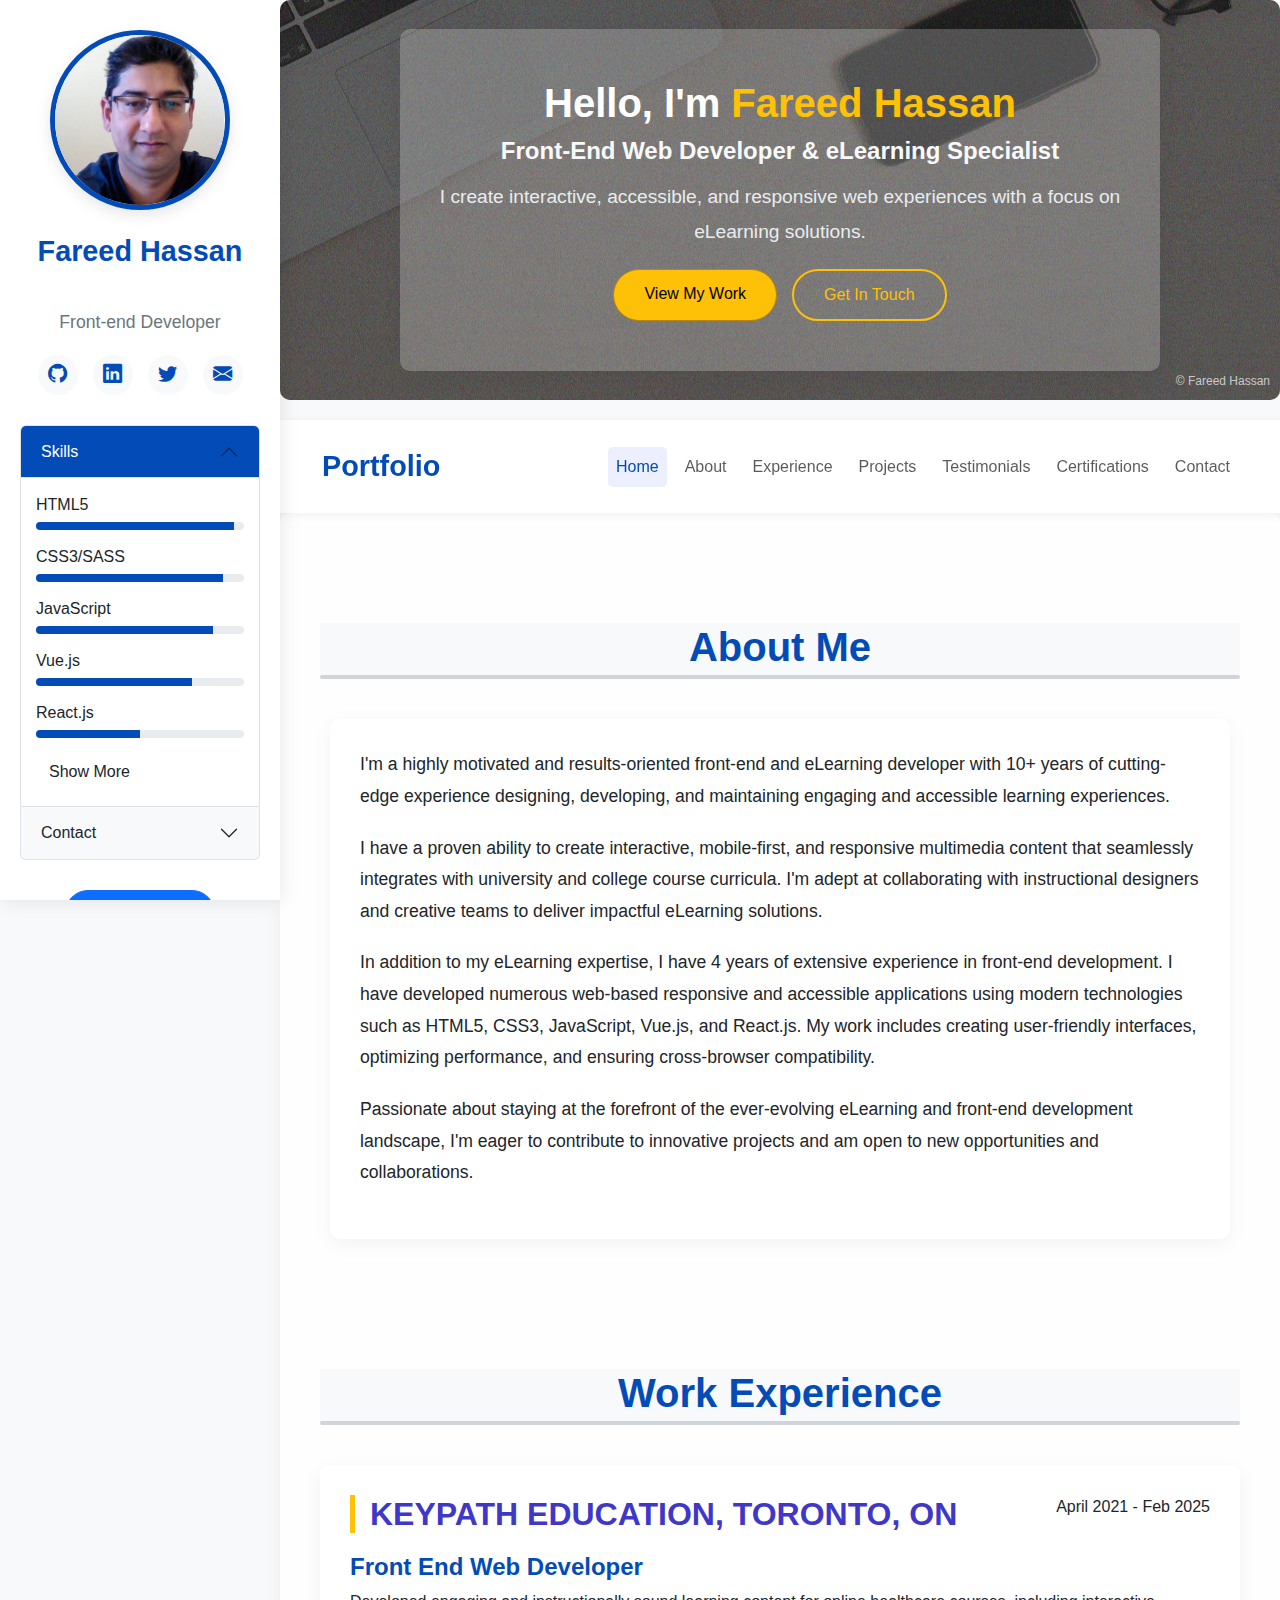
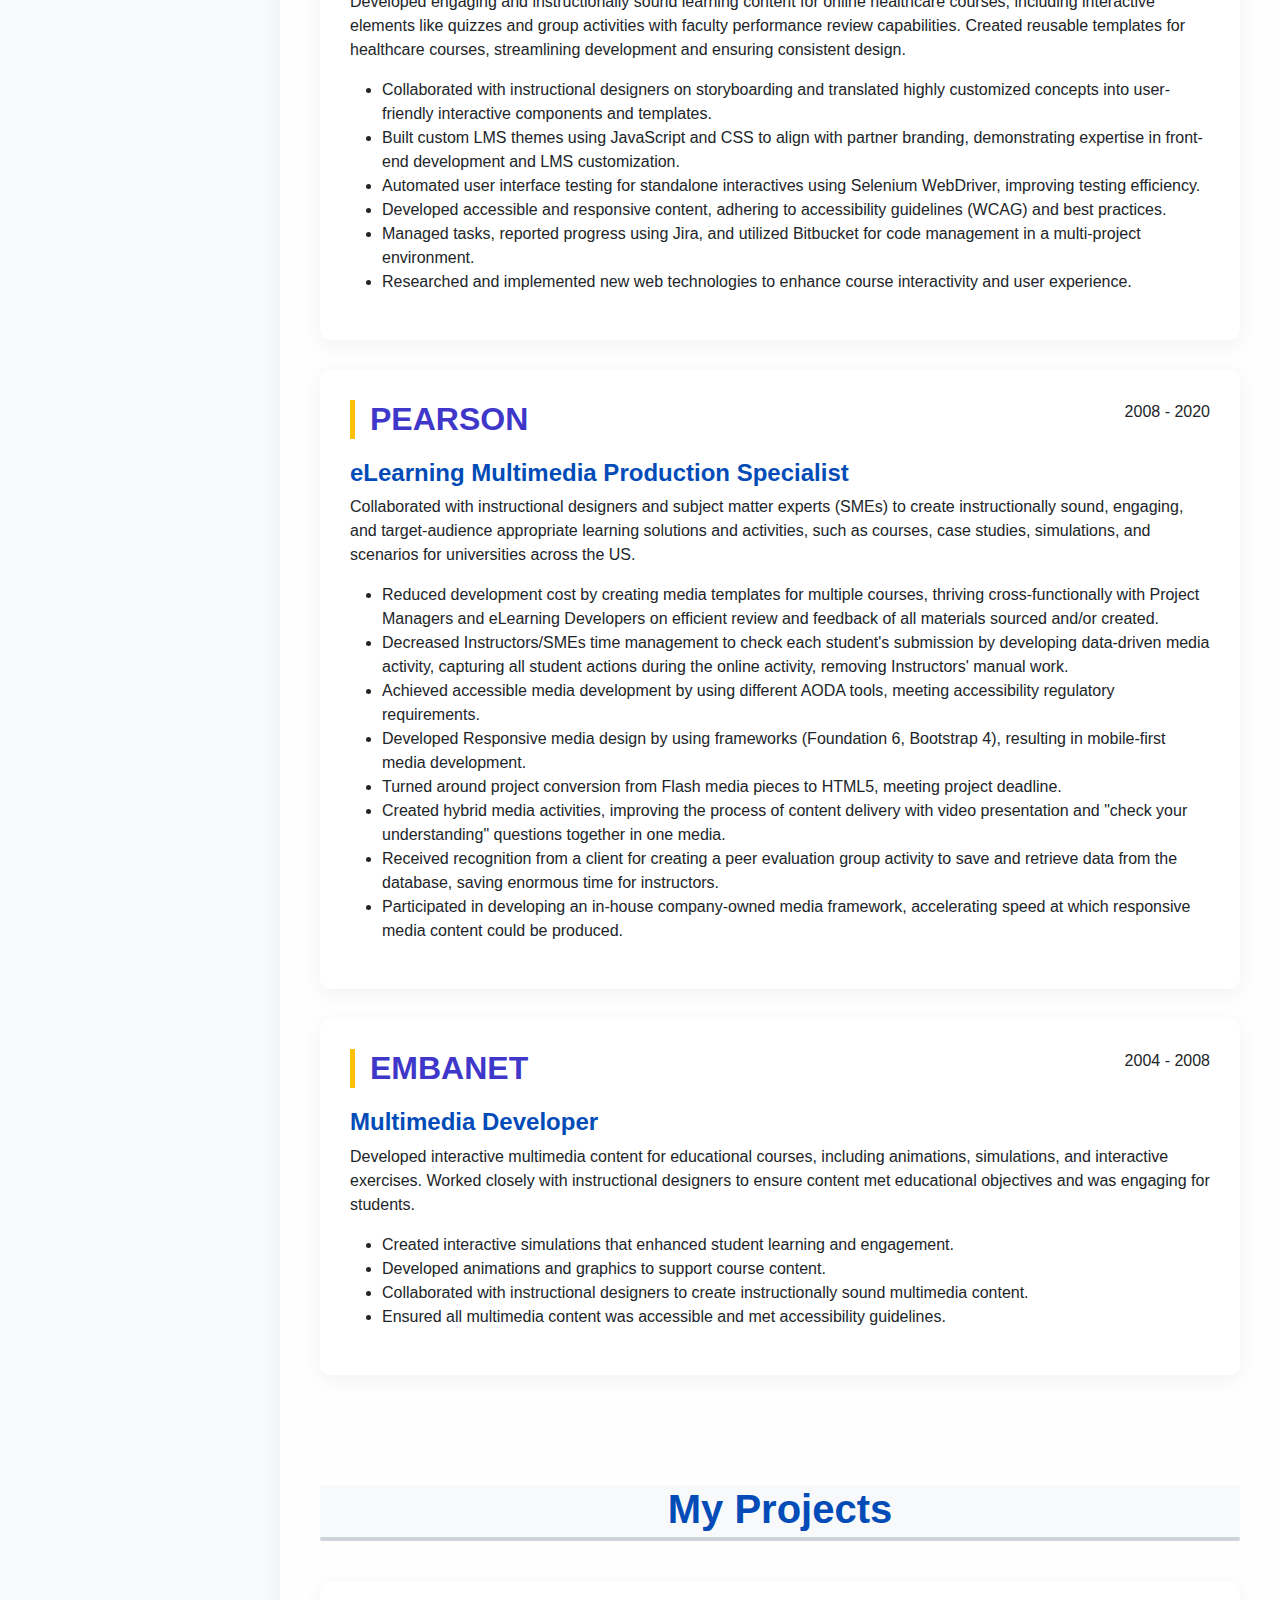
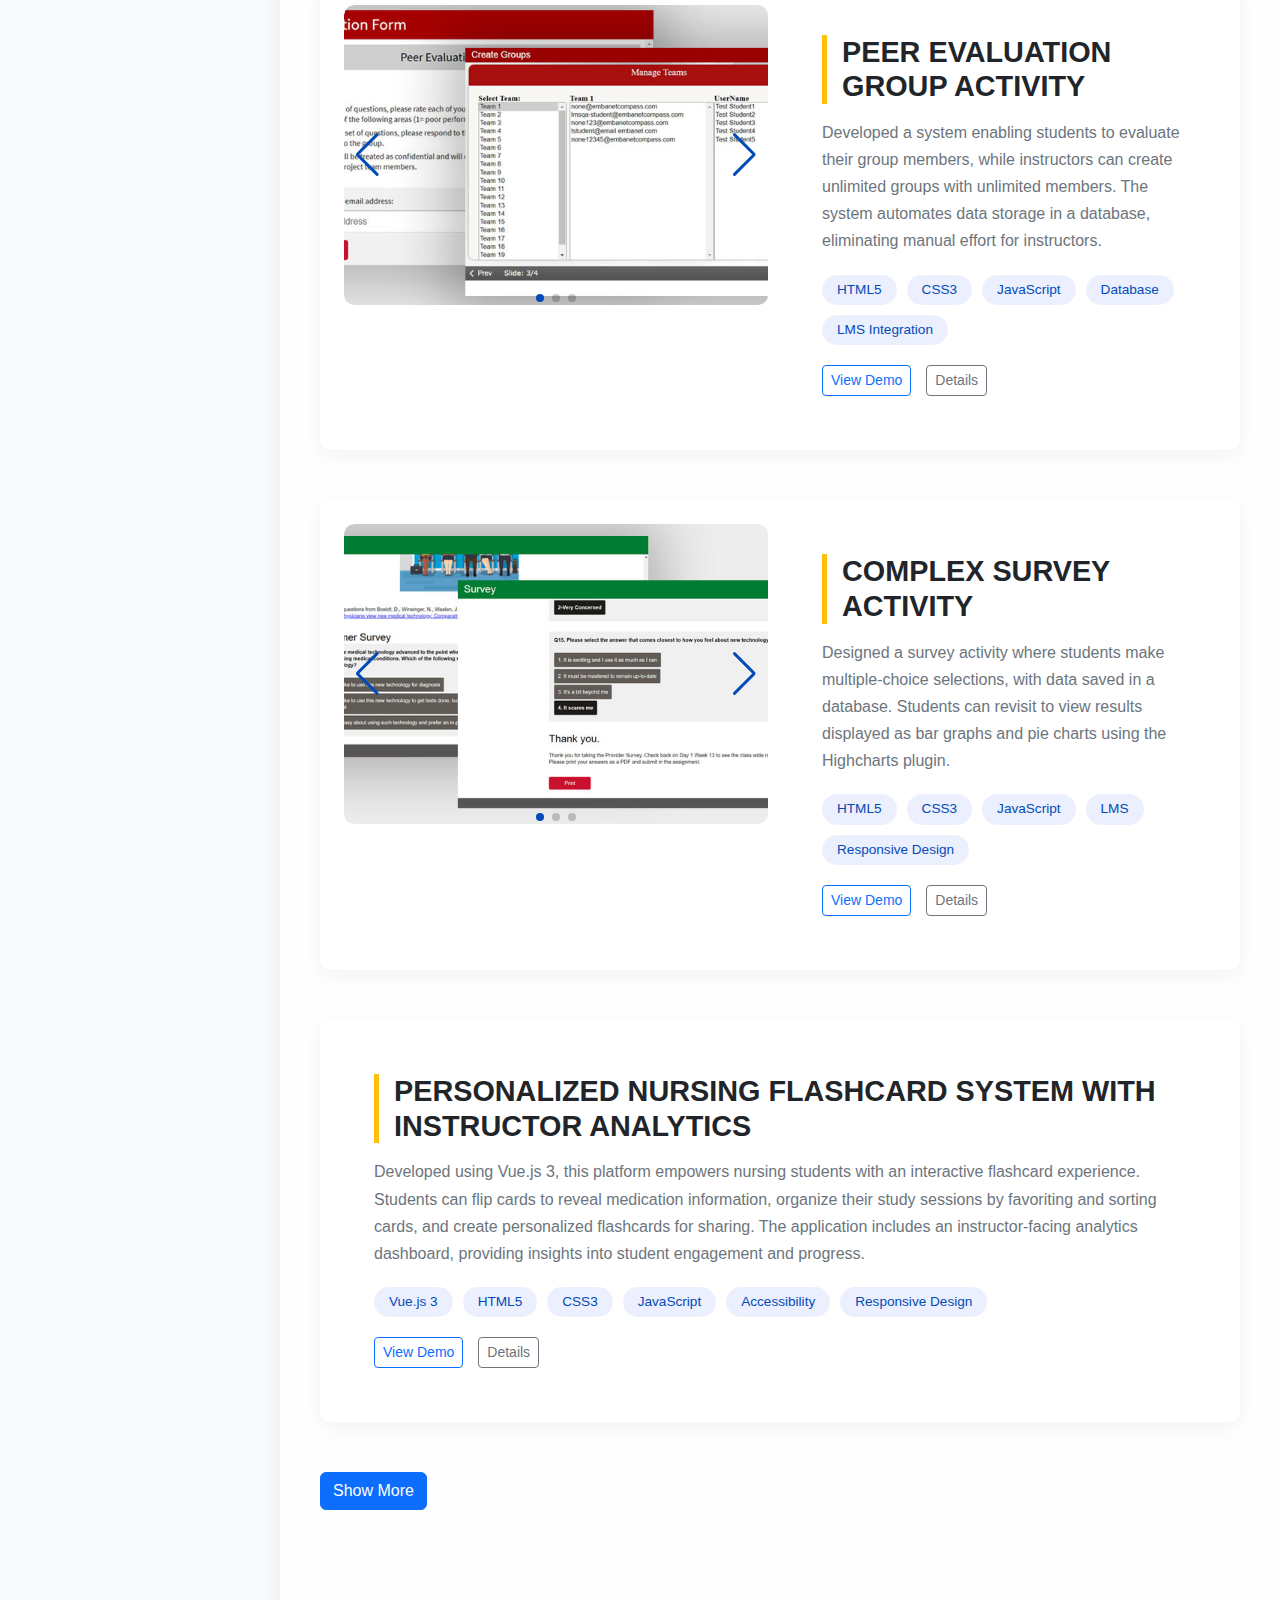
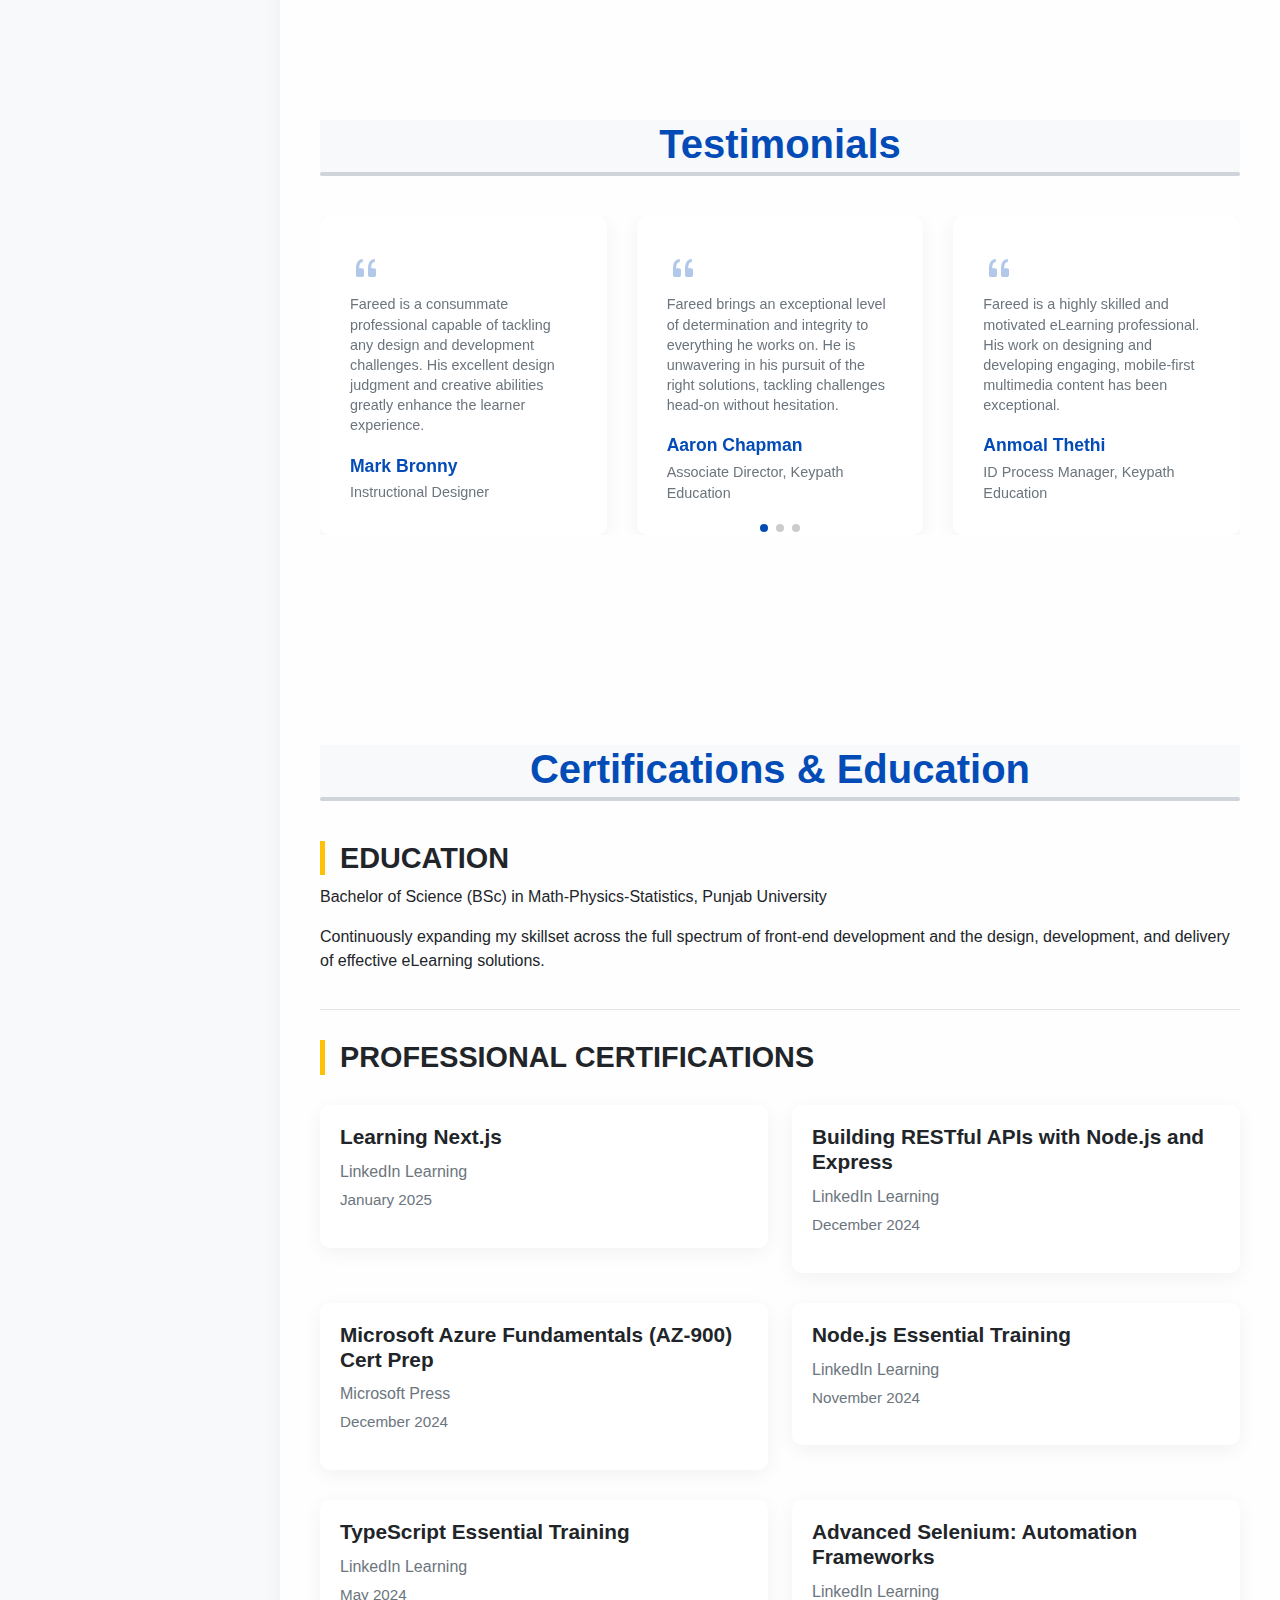
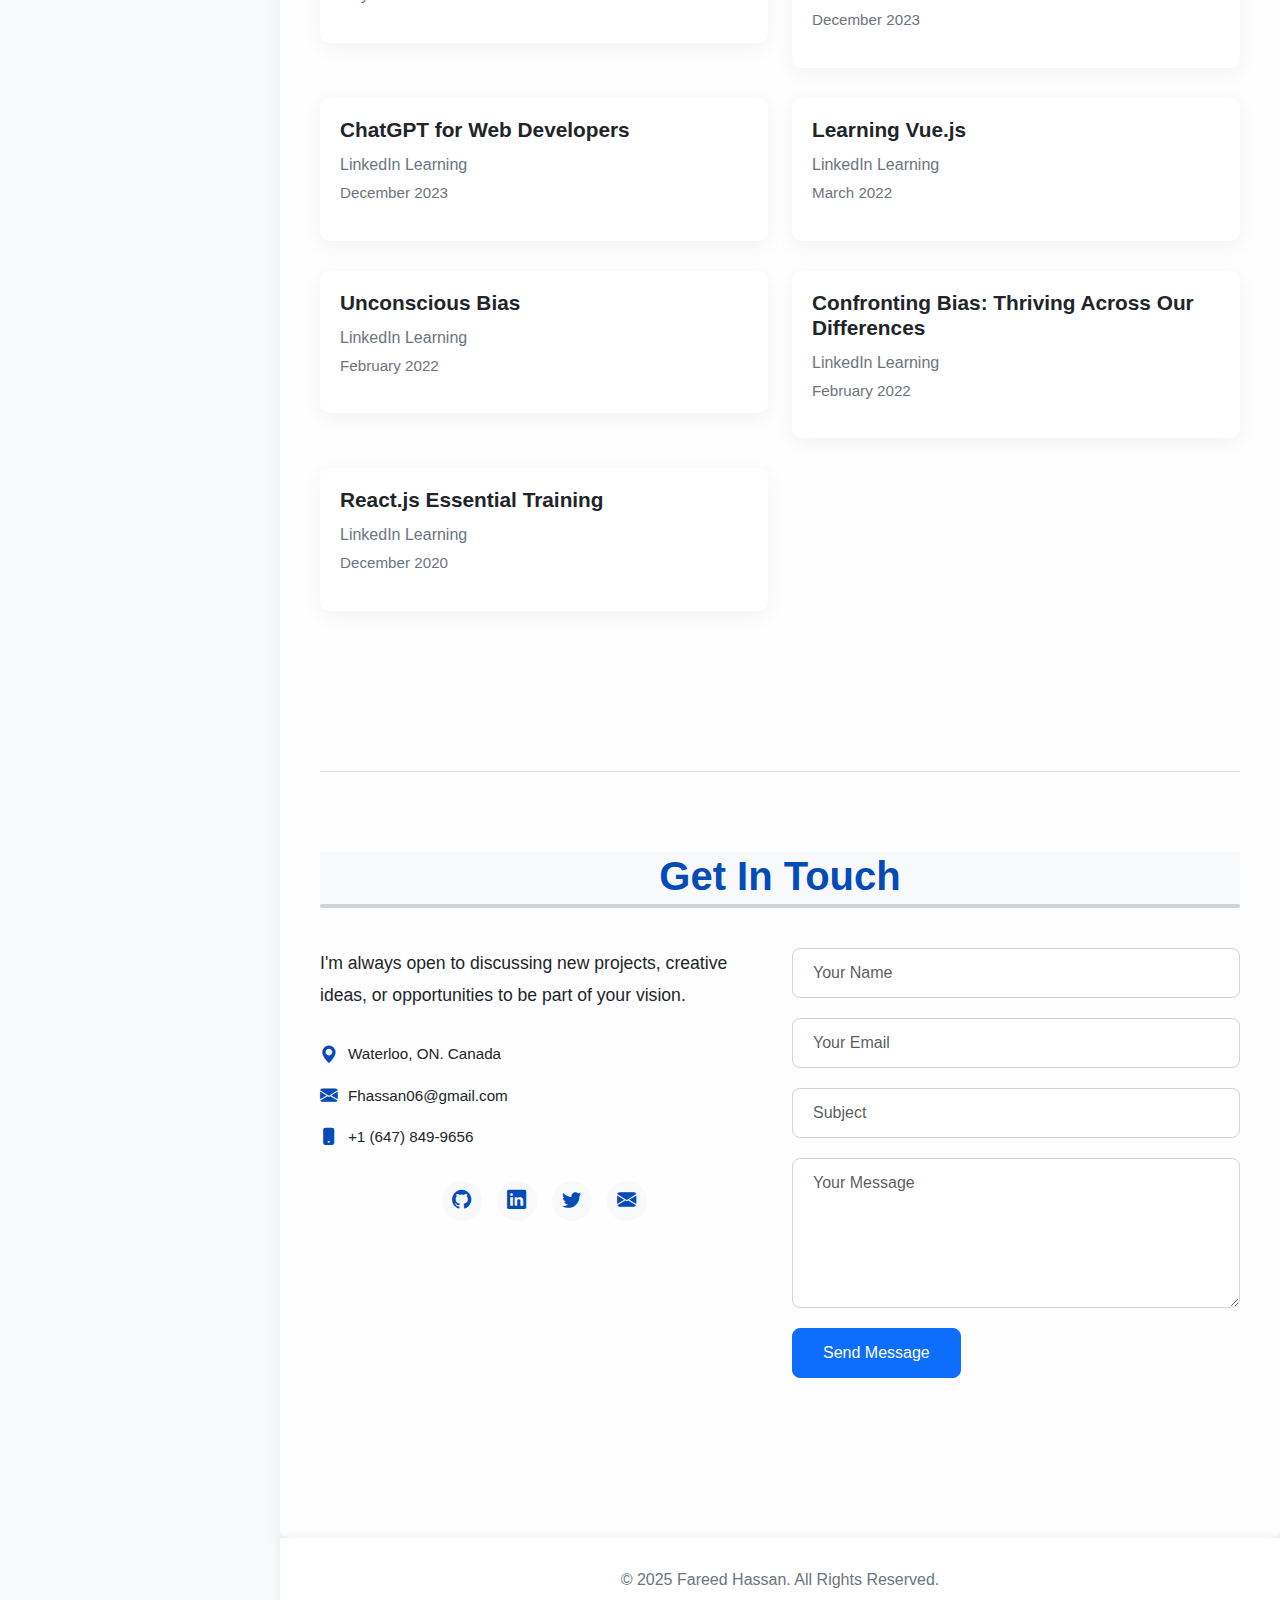
<file: index.html>
<!DOCTYPE html>
<html lang="en">
	<head>
		<meta charset="UTF-8" />
		<meta name="viewport" content="width=device-width, initial-scale=1.0" />
		<title>Frontend Developer Portfolio</title>
		<!-- Bootstrap CSS -->
		<link
			href="https://cdn.jsdelivr.net/npm/bootstrap@5.3.0-alpha1/dist/css/bootstrap.min.css"
			rel="stylesheet"
		/>
		<!-- Bootstrap Icons -->
		<link
			rel="stylesheet"
			href="https://cdn.jsdelivr.net/npm/bootstrap-icons@1.10.0/font/bootstrap-icons.css"
		/>
		<!-- Custom CSS -->
		<link rel="stylesheet" href="css/style.css" />
		<!-- Swiper CSS for image sliders -->
		<link
			rel="stylesheet"
			href="https://cdn.jsdelivr.net/npm/swiper@8/swiper-bundle.min.css"
		/>
	</head>
	<body>
		<!-- Main Container -->
		<div class="container-fluid p-0">
			<div class="row g-0">
				<!-- Sidebar -->
				<div class="col-lg-3 sidebar-wrapper">
					<div class="sidebar">
						<div class="profile-section text-center">
							<div class="profile-img-container">
								<img
									src="images/photo.png"
									alt="Developer Profile"
									class="profile-img"
								/>
							</div>
							<h2 class="dev-name mt-4">Fareed Hassan</h2>
							<p class="dev-title">Front-end Developer</p>
							<div class="social-icons">
								<a href="#" class="social-icon"><i class="bi bi-github"></i></a>
								<a
									href="https://www.linkedin.com/in/fhassan06/"
									class="social-icon"
									target="_blank"
									><i class="bi bi-linkedin"></i
								></a>
								<a href="#" class="social-icon"
									><i class="bi bi-twitter"></i
								></a>
								<a href="#" class="social-icon"
									><i class="bi bi-envelope-fill"></i
								></a>
							</div>
						</div>

						<!-- Accordion for Skills and Contact -->
						<div class="accordion" id="sidebarAccordion">
							<!-- Skills Section -->
							<div class="accordion-item">
								<h2 class="accordion-header" id="skillsHeading">
									<button
										class="accordion-button"
										type="button"
										data-bs-toggle="collapse"
										data-bs-target="#skillsCollapse"
										aria-expanded="true"
										aria-controls="skillsCollapse"
									>
										Skills
									</button>
								</h2>
								<div
									id="skillsCollapse"
									class="accordion-collapse collapse show"
									aria-labelledby="skillsHeading"
									data-bs-parent="#sidebarAccordion"
								>
									<div class="accordion-body">
										<div id="skills-container"></div>
									</div>
								</div>
							</div>

							<!-- Contact Section -->
							<div class="accordion-item">
								<h2 class="accordion-header" id="contactHeading">
									<button
										class="accordion-button collapsed"
										type="button"
										data-bs-toggle="collapse"
										data-bs-target="#contactCollapse"
										aria-expanded="false"
										aria-controls="contactCollapse"
									>
										Contact
									</button>
								</h2>
								<div
									id="contactCollapse"
									class="accordion-collapse collapse"
									aria-labelledby="contactHeading"
									data-bs-parent="#sidebarAccordion"
								>
									<div class="accordion-body">
										<div class="contact-item">
											<i class="bi bi-geo-alt-fill"></i>
											<span>Waterloo, ON. Canada</span>
										</div>
										<div class="contact-item">
											<i class="bi bi-envelope-fill"></i>
											<span>fhassan06@gmail.com</span>
										</div>
										<div class="contact-item">
											<i class="bi bi-phone-fill"></i>
											<span>+1 (647) 849-9656</span>
										</div>
									</div>
								</div>
							</div>
						</div>

						<div class="download-cv">
							<a
								href="assets/Fareed_Hassan_Resume.pdf"
								class="btn btn-primary"
								target="_blank"
								rel="noopener noreferrer"
							>
								Download CV
							</a>
						</div>
					</div>
				</div>

				<!-- Main Content -->
				<div class="col-lg-9 main-content-wrapper">
					<!-- Image Header -->
					<div class="image-header">
						<div class="overlay">
							<div class="hero-content hero-section">
								<h1 class="hero-title">
									Hello, I'm <span class="highlight">Fareed Hassan</span>
								</h1>
								<h2 class="hero-subtitle">
									Front-End Web Developer & eLearning Specialist
								</h2>
								<p class="hero-description">
									I create interactive, accessible, and responsive web
									experiences with a focus on eLearning solutions.
								</p>
								<div class="hero-buttons">
									<a href="#projects" class="btn btn-primary">View My Work</a>
									<a href="#contact" class="btn btn-outline-primary"
										>Get In Touch</a
									>
								</div>
							</div>
						</div>
					</div>

					<!-- Navigation Bar -->
					<nav class="navbar navbar-expand-lg navbar-light">
						<div class="container-fluid">
							<a class="navbar-brand" href="#">Portfolio</a>
							<button
								class="navbar-toggler"
								type="button"
								data-bs-toggle="collapse"
								data-bs-target="#navbarNav"
								aria-controls="navbarNav"
								aria-expanded="false"
								aria-label="Toggle navigation"
							>
								<span class="navbar-toggler-icon"></span>
							</button>
							<div class="collapse navbar-collapse" id="navbarNav">
								<ul class="navbar-nav ms-auto">
									<li class="nav-item">
										<a class="nav-link active" href="#home">Home</a>
									</li>
									<li class="nav-item">
										<a class="nav-link" href="#about">About</a>
									</li>
									<li class="nav-item">
										<a class="nav-link" href="#experience">Experience</a>
									</li>
									<li class="nav-item">
										<a class="nav-link" href="#projects">Projects</a>
									</li>
									<li class="nav-item">
										<a class="nav-link" href="#testimonials">Testimonials</a>
									</li>
									<li class="nav-item">
										<a class="nav-link" href="#certifications"
											>Certifications</a
										>
									</li>
									<li class="nav-item">
										<a class="nav-link" href="#contact">Contact</a>
									</li>
								</ul>
							</div>
						</div>
					</nav>

					<!-- Content Sections -->
					<div class="content-container">
						<!-- Hero Section -->

						<!-- About Section -->
						<section id="about" class="about-section">
							<h2 class="section-title">About Me</h2>
							<div class="about-content">
								<p>
									I'm a highly motivated and results-oriented front-end and
									eLearning developer with 10+ years of cutting-edge experience
									designing, developing, and maintaining engaging and accessible
									learning experiences.
								</p>
								<p>
									I have a proven ability to create interactive, mobile-first,
									and responsive multimedia content that seamlessly integrates
									with university and college course curricula. I'm adept at
									collaborating with instructional designers and creative teams
									to deliver impactful eLearning solutions.
								</p>
								<p>
									In addition to my eLearning expertise, I have 4 years of
									extensive experience in front-end development. I have
									developed numerous web-based responsive and accessible
									applications using modern technologies such as HTML5, CSS3,
									JavaScript, Vue.js, and React.js. My work includes creating
									user-friendly interfaces, optimizing performance, and ensuring
									cross-browser compatibility.
								</p>
								<p>
									Passionate about staying at the forefront of the ever-evolving
									eLearning and front-end development landscape, I'm eager to
									contribute to innovative projects and am open to new
									opportunities and collaborations.
								</p>
							</div>
						</section>
						<section id="experience" class="experience-section">
							<h2 class="section-title">Work Experience</h2>

							<div class="experience-item shadow-box">
								<div class="experience-header d-flex justify-content-between">
									<h3 class="company-name">Keypath Education, Toronto, ON</h3>
									<span class="job-duration">April 2021 - Feb 2025</span>
								</div>
								<h4 class="job-title">Front End Web Developer</h4>
								<p class="job-description">
									Developed engaging and instructionally sound learning content
									for online healthcare courses, including interactive elements
									like quizzes and group activities with faculty performance
									review capabilities. Created reusable templates for healthcare
									courses, streamlining development and ensuring consistent
									design.
								</p>
								<ul class="achievement-list">
									<li>
										Collaborated with instructional designers on storyboarding
										and translated highly customized concepts into user-friendly
										interactive components and templates.
									</li>
									<li>
										Built custom LMS themes using JavaScript and CSS to align
										with partner branding, demonstrating expertise in front-end
										development and LMS customization.
									</li>
									<li>
										Automated user interface testing for standalone interactives
										using Selenium WebDriver, improving testing efficiency.
									</li>
									<li>
										Developed accessible and responsive content, adhering to
										accessibility guidelines (WCAG) and best practices.
									</li>
									<li>
										Managed tasks, reported progress using Jira, and utilized
										Bitbucket for code management in a multi-project
										environment.
									</li>
									<li>
										Researched and implemented new web technologies to enhance
										course interactivity and user experience.
									</li>
								</ul>
							</div>

							<div class="experience-item shadow-box">
								<div class="experience-header d-flex justify-content-between">
									<h3 class="company-name">Pearson</h3>
									<span class="job-duration">2008 - 2020</span>
								</div>
								<h4 class="job-title">
									eLearning Multimedia Production Specialist
								</h4>
								<p class="job-description">
									Collaborated with instructional designers and subject matter
									experts (SMEs) to create instructionally sound, engaging, and
									target-audience appropriate learning solutions and activities,
									such as courses, case studies, simulations, and scenarios for
									universities across the US.
								</p>
								<ul class="achievement-list">
									<li>
										Reduced development cost by creating media templates for
										multiple courses, thriving cross-functionally with Project
										Managers and eLearning Developers on efficient review and
										feedback of all materials sourced and/or created.
									</li>
									<li>
										Decreased Instructors/SMEs time management to check each
										student's submission by developing data-driven media
										activity, capturing all student actions during the online
										activity, removing Instructors' manual work.
									</li>
									<li>
										Achieved accessible media development by using different
										AODA tools, meeting accessibility regulatory requirements.
									</li>
									<li>
										Developed Responsive media design by using frameworks
										(Foundation 6, Bootstrap 4), resulting in mobile-first media
										development.
									</li>
									<li>
										Turned around project conversion from Flash media pieces to
										HTML5, meeting project deadline.
									</li>
									<li>
										Created hybrid media activities, improving the process of
										content delivery with video presentation and "check your
										understanding" questions together in one media.
									</li>
									<li>
										Received recognition from a client for creating a peer
										evaluation group activity to save and retrieve data from the
										database, saving enormous time for instructors.
									</li>
									<li>
										Participated in developing an in-house company-owned media
										framework, accelerating speed at which responsive media
										content could be produced.
									</li>
								</ul>
							</div>

							<div class="experience-item shadow-box">
								<div class="experience-header d-flex justify-content-between">
									<h3 class="company-name">Embanet</h3>
									<span class="job-duration">2004 - 2008</span>
								</div>
								<h4 class="job-title">Multimedia Developer</h4>
								<p class="job-description">
									Developed interactive multimedia content for educational
									courses, including animations, simulations, and interactive
									exercises. Worked closely with instructional designers to
									ensure content met educational objectives and was engaging for
									students.
								</p>
								<ul class="achievement-list">
									<li>
										Created interactive simulations that enhanced student
										learning and engagement.
									</li>
									<li>
										Developed animations and graphics to support course content.
									</li>
									<li>
										Collaborated with instructional designers to create
										instructionally sound multimedia content.
									</li>
									<li>
										Ensured all multimedia content was accessible and met
										accessibility guidelines.
									</li>
								</ul>
							</div>
						</section>

						<!-- Projects Section -->
						<section id="projects" class="projects-section">
							<h2 class="section-title">My Projects</h2>
							<div id="projects-container" class="projects-container"></div>
						</section>

						<!-- Testimonials Section -->
						<section id="testimonials" class="testimonials-section">
							<h2 class="section-title">Testimonials</h2>
							<div class="testimonials-container">
								<!-- Swiper for Testimonials -->
								<div class="swiper testimonial-swiper">
									<div class="swiper-wrapper">
										<!-- Testimonial 1 -->
										<div class="swiper-slide">
											<div class="testimonial-card">
												<div class="testimonial-content">
													<i class="bi bi-quote quote-icon"></i>
													<p class="testimonial-text">
														Fareed is a consummate professional capable of
														tackling any design and development challenges. His
														excellent design judgment and creative abilities
														greatly enhance the learner experience.
													</p>
													<div class="testimonial-author">
														<div class="author-info">
															<h4 class="author-name">Mark Bronny</h4>
															<p class="author-position">
																Instructional Designer
															</p>
														</div>
													</div>
												</div>
											</div>
										</div>

										<!-- Testimonial 2 -->
										<div class="swiper-slide">
											<div class="testimonial-card">
												<div class="testimonial-content">
													<i class="bi bi-quote quote-icon"></i>
													<p class="testimonial-text">
														Fareed brings an exceptional level of determination
														and integrity to everything he works on. He is
														unwavering in his pursuit of the right solutions,
														tackling challenges head-on without hesitation.
													</p>
													<div class="testimonial-author">
														<div class="author-info">
															<h4 class="author-name">Aaron Chapman</h4>
															<p class="author-position">
																Associate Director, Keypath Education
															</p>
														</div>
													</div>
												</div>
											</div>
										</div>

										<!-- Testimonial 3 -->
										<div class="swiper-slide">
											<div class="testimonial-card">
												<div class="testimonial-content">
													<i class="bi bi-quote quote-icon"></i>
													<p class="testimonial-text">
														Fareed is a highly skilled and motivated eLearning
														professional. His work on designing and developing
														engaging, mobile-first multimedia content has been
														exceptional.
													</p>
													<div class="testimonial-author">
														<div class="author-info">
															<h4 class="author-name">Anmoal Thethi</h4>
															<p class="author-position">
																ID Process Manager, Keypath Education
															</p>
														</div>
													</div>
												</div>
											</div>
										</div>
									</div>
									<div class="swiper-pagination"></div>
								</div>
							</div>
						</section>

						<!-- Certifications Section -->
						<section id="certifications" class="certifications-section">
							<h2 class="section-title">Certifications & Education</h2>

							<div class="education-item">
								<h3 class="education-title">Education</h3>
								<p class="education-details">
									Bachelor of Science (BSc) in Math-Physics-Statistics, Punjab
									University
								</p>
								<p class="education-details">
									Continuously expanding my skillset across the full spectrum of front-end development and the design, development, and delivery of effective eLearning solutions.
								</p>
							</div>

							<div class="certifications-container">
								<h3 class="certifications-title">
									Professional Certifications
								</h3>
								<div class="row"></div>
							</div>
						</section>

						<!-- Contact Section -->
						<section id="contact" class="contact-section">
							<h2 class="section-title">Get In Touch</h2>
							<div class="row">
								<div class="col-md-6">
									<div class="contact-info">
										<p>
											I'm always open to discussing new projects, creative
											ideas, or opportunities to be part of your vision.
										</p>
										<div class="contact-details">
											<div class="contact-item">
												<i class="bi bi-geo-alt-fill"></i>
												<span>Waterloo, ON. Canada</span>
											</div>
											<div class="contact-item">
												<i class="bi bi-envelope-fill"></i>
												<span>Fhassan06@gmail.com</span>
											</div>
											<div class="contact-item">
												<i class="bi bi-phone-fill"></i>
												<span>+1 (647) 849-9656</span>
											</div>
										</div>
										<div class="social-icons">
											<a href="#" class="social-icon"
												><i class="bi bi-github"></i
											></a>
											<a
												href="https://www.linkedin.com/in/fhassan06/"
												class="social-icon"
												><i class="bi bi-linkedin"></i
											></a>
											<a href="#" class="social-icon"
												><i class="bi bi-twitter"></i
											></a>
											<a href="#" class="social-icon"
												><i class="bi bi-envelope-fill"></i
											></a>
										</div>
									</div>
								</div>
								<div class="col-md-6">
									<form class="contact-form">
										<div class="mb-3">
											<input
												type="text"
												class="form-control"
												placeholder="Your Name"
												required
											/>
										</div>
										<div class="mb-3">
											<input
												type="email"
												class="form-control"
												placeholder="Your Email"
												required
											/>
										</div>
										<div class="mb-3">
											<input
												type="text"
												class="form-control"
												placeholder="Subject"
											/>
										</div>
										<div class="mb-3">
											<textarea
												class="form-control"
												rows="5"
												placeholder="Your Message"
												required
											></textarea>
										</div>
										<button type="submit" class="btn btn-primary">
											Send Message
										</button>
									</form>
								</div>
							</div>
						</section>
					</div>

					<!-- Video Modal -->
					<div
						class="modal fade"
						id="videoModal"
						tabindex="-1"
						aria-labelledby="videoModalLabel"
						aria-hidden="true"
					>
						<div class="modal-dialog modal-lg">
							<div class="modal-content">
								<div class="modal-header">
									<h5 class="modal-title" id="videoModalLabel">Video Demo</h5>
									<button
										type="button"
										class="btn-close"
										data-bs-dismiss="modal"
										aria-label="Close"
									></button>
								</div>
								<div class="modal-body">
									<video id="videoPlayer" class="w-100" controls>
										<source src="" type="video/mp4" />
										Your browser does not support the video tag.
									</video>
								</div>
							</div>
						</div>
					</div>

					<!-- Footer -->
					<footer class="footer">
						<div class="container">
							<div class="row">
								<div class="col-md-12 text-center">
									<p>&copy; 2025 Fareed Hassan. All Rights Reserved.</p>
								</div>
							</div>
						</div>
					</footer>
				</div>
			</div>
		</div>

		<!-- Bootstrap JS Bundle with Popper -->
		<script src="https://cdn.jsdelivr.net/npm/bootstrap@5.3.0-alpha1/dist/js/bootstrap.bundle.min.js"></script>
		<!-- Swiper JS -->
		<script src="https://cdn.jsdelivr.net/npm/swiper@8/swiper-bundle.min.js"></script>
		<!-- Custom JS -->
		<script src="js/script.js"></script>
	</body>
</html>
</file>
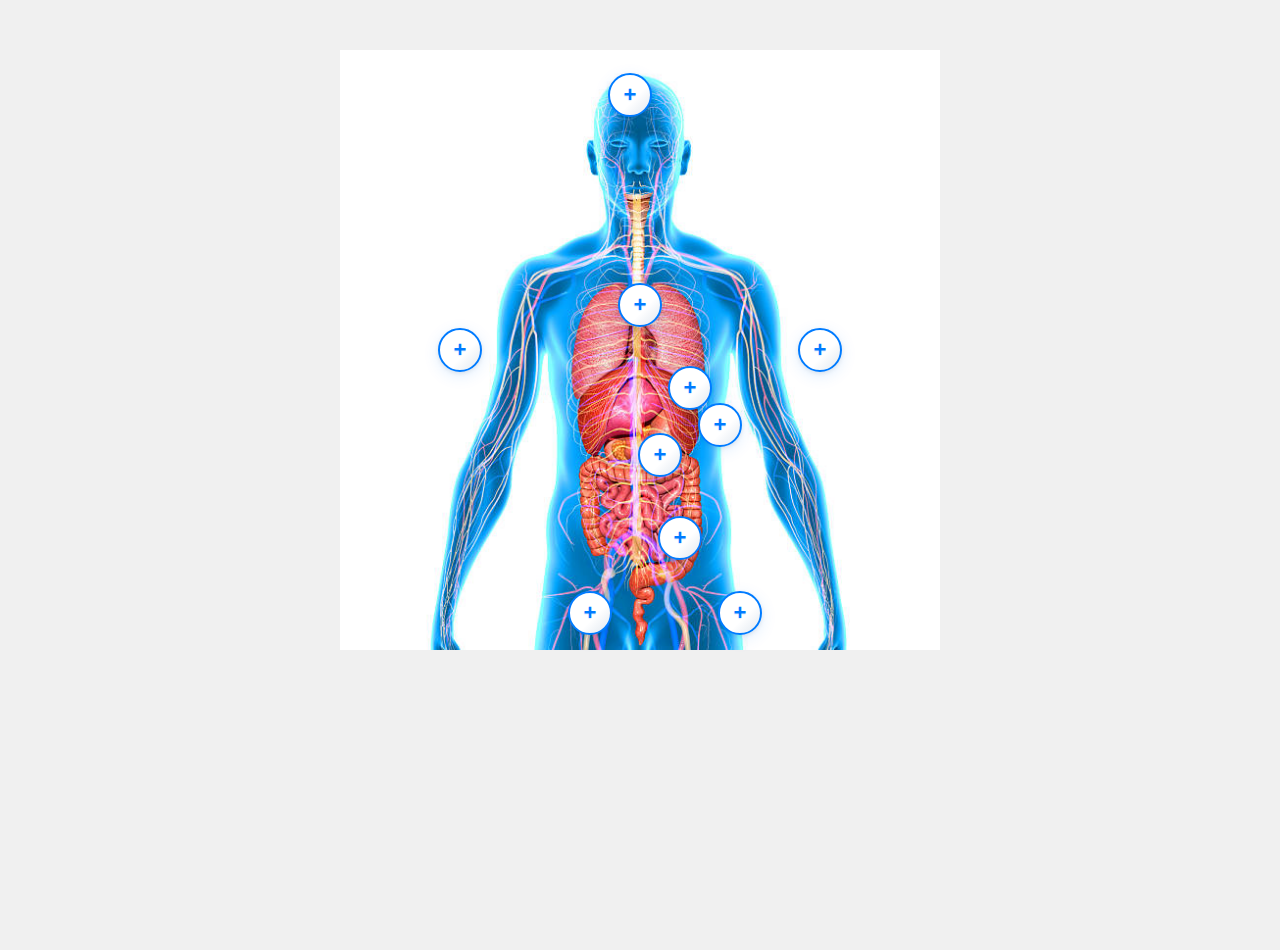
<file: assets/interactives/humanbody/index.html>
<!DOCTYPE html>
<html lang="en">
<head>
    <meta charset="UTF-8">
    <meta name="viewport" content="width=device-width, initial-scale=1.0">
    <title>Interactive Human Body</title>
    
  <script type="module" crossorigin src="assets/index.55e1faf9.js"></script>
  <link rel="stylesheet" href="assets/index.b35ad88e.css">
</head>
<body>
    <div id="app"></div>
    
</body>
</html>
</file>
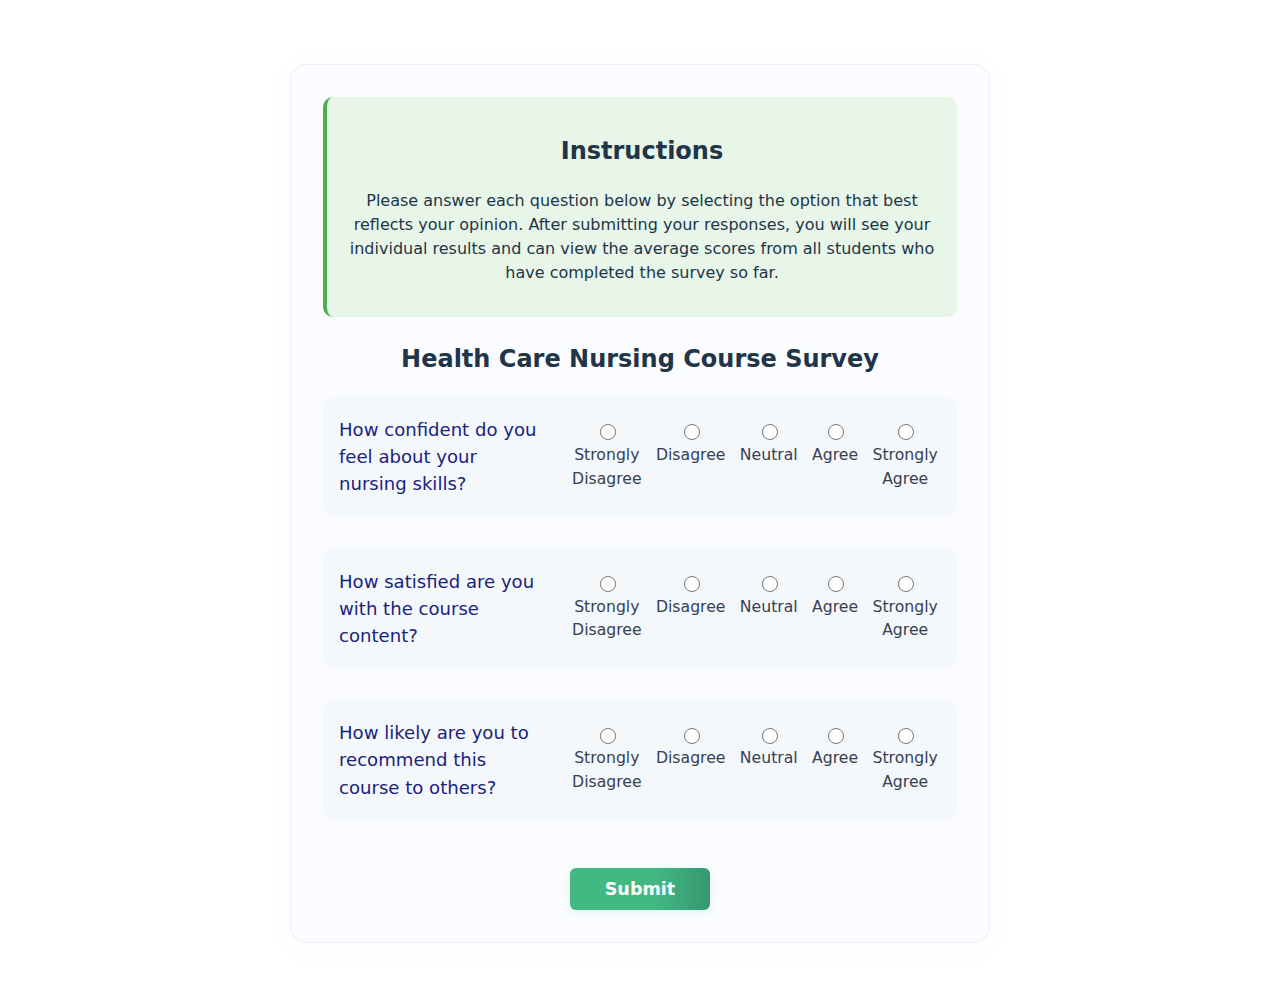
<file: assets/interactives/likertscale-health/index.html>
<!doctype html>
<html lang="en">
  <head>
    <meta charset="UTF-8" />
    <link rel="icon" type="image/svg+xml" href="/vite.svg" />
    <meta name="viewport" content="width=device-width, initial-scale=1.0" />
    <title>Vite + Vue</title>
    <script type="module" crossorigin src="assets/index-BefBB1TI.js"></script>
    <link rel="stylesheet" crossorigin href="assets/index-Buif5RaR.css">
  </head>
  <body>
    <div id="app"></div>
  </body>
</html>
</file>
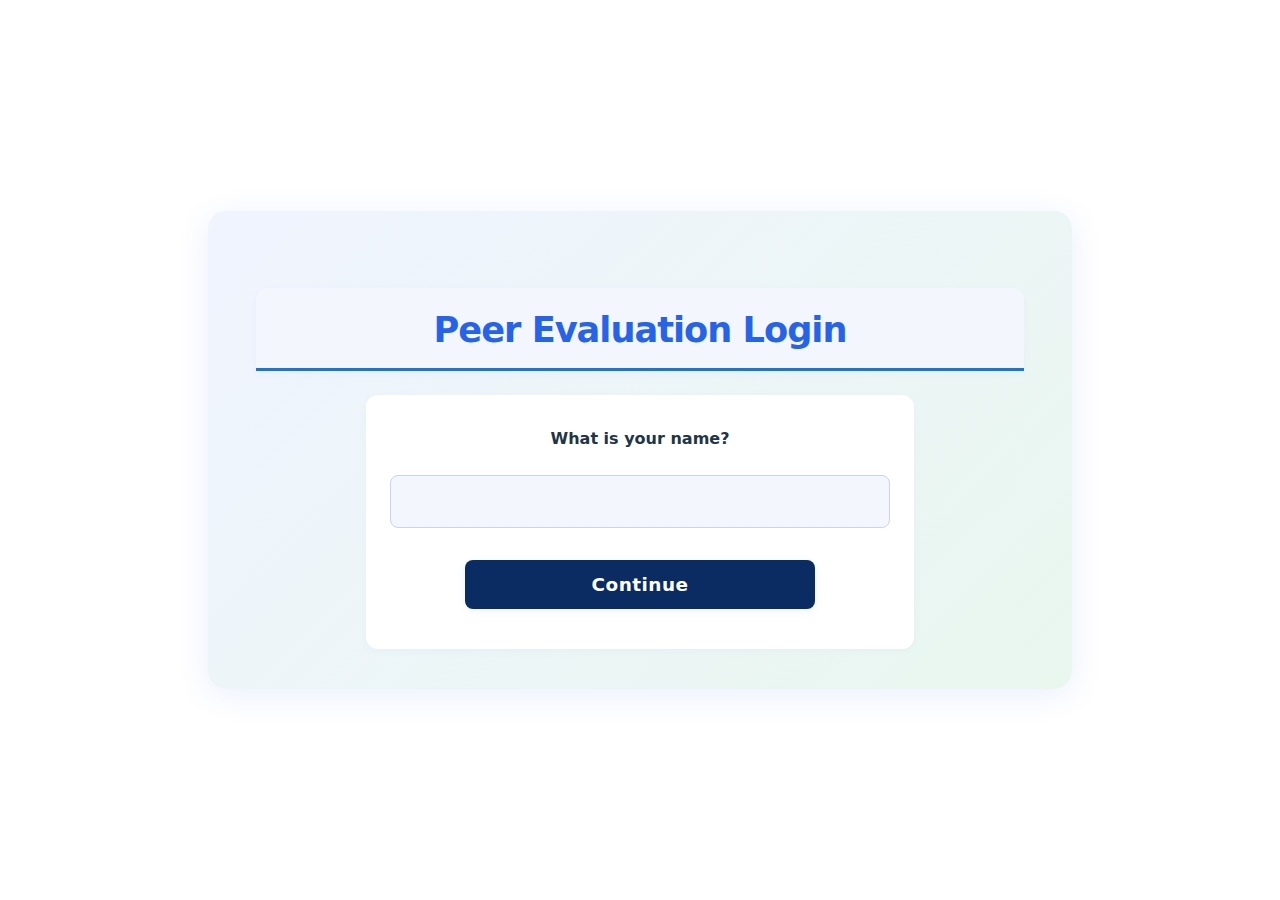
<file: assets/interactives/peereval/index.html>
<!doctype html>
<html lang="en">
  <head>
    <meta charset="UTF-8" />
    <link rel="icon" type="image/svg+xml" href="/assets/interactives/peereval/vite.svg" />
    <meta name="viewport" content="width=device-width, initial-scale=1.0" />
    <title>Vite + Vue</title>
    <script type="module" crossorigin src="/assets/interactives/peereval/assets/index-BLXMM4Z_.js"></script>
    <link rel="stylesheet" crossorigin href="/assets/interactives/peereval/assets/index-CedSxsUx.css">
  </head>
  <body>
    <div id="app"></div>
  </body>
</html>
</file>
<file: css/style.css>
/* 
   Frontend Developer Portfolio
   Custom CSS Styles
*/

:root {
	--primary-color: #034cb7;
	--secondary-color: #3f37c9;
	--accent-color: #ffc107;
	--dark-color: #212529;
	--light-color: #f8f9fa;
	--gray-color: #6c757d;
	--success-color: #4bb543;
	--sidebar-width: 280px;
	--transition-speed: 0.3s;
	--border-radius: 10px;
}

/* General Styles */
body {
	font-family: "Poppins", sans-serif;
	color: var(--dark-color);
	background-color: #f8f9fa;
	overflow-x: hidden;
}

h1,
h2,
h3,
h4,
h5,
h6 {
	font-weight: 700;
}

h2 {
	font-size: 2.5rem;
	font-weight: 700;
	color: var(--primary-color);
	text-align: center;
	position: relative;
	margin-bottom: 40px;
}

h3 {
	font-size: 2rem;
	font-weight: 600;
	color: var(--secondary-color);
	margin-bottom: 20px;
	text-transform: uppercase;
	border-left: 5px solid var(--accent-color);
	padding-left: 15px;
}

h4 {
	color: var(--primary-color);
}

.section-title {
	position: relative;
	margin-bottom: 40px;
	padding-bottom: 8px;
	text-align: center;
	font-size: 2.5rem;
	background-color: #f8f9fa;
}

.section-title::after {
	content: "";
	position: absolute;
	bottom: 0;
	left: 50%;
	transform: translateX(-50%);
	width: 100%;
	height: 4px;
	background-color: #ced4da;
	border-radius: 2px;
}

.highlight {
	color: var(--accent-color);
}

/* Sidebar Styles */
.sidebar-wrapper {
	position: fixed;
	height: 100vh;
	width: var(--sidebar-width);
	overflow-y: auto;
	background-color: white;
	box-shadow: 0 0 20px rgba(0, 0, 0, 0.1);
	z-index: 1000;
	transition: all var(--transition-speed);
}

.sidebar {
	padding: 30px 20px;
}

.profile-img-container {
	width: 180px;
	height: 180px;
	margin: 0 auto;
	border-radius: 50%;
	overflow: hidden;
	border: 5px solid var(--primary-color);
	box-shadow: 0 5px 15px rgba(0, 0, 0, 0.1);
}

.profile-img {
	width: 100%;
	height: 100%;
	object-fit: cover;
}

.dev-name {
	margin-top: 20px;
	font-size: 1.8rem;
	font-weight: 700;
	color: var(--primary-color); /* Ensure accessible color */
}

.dev-title {
	color: var(--gray-color);
	font-size: 1.1rem;
	margin-bottom: 20px;
}

.social-icons {
	display: flex;
	justify-content: center;
	gap: 15px;
	margin-bottom: 30px;
}

.social-icon {
	display: flex;
	align-items: center;
	justify-content: center;
	width: 40px;
	height: 40px;
	border-radius: 50%;
	background-color: var(--light-color);
	color: var(--primary-color);
	font-size: 1.2rem;
	transition: all var(--transition-speed);
}

.social-icon:hover {
	background-color: var(--primary-color);
	color: white;
	transform: translateY(-3px);
}

.skills-section,
.contact-section {
	margin-top: 30px;
	padding-top: 20px;
	border-top: 1px solid rgba(0, 0, 0, 0.1);
}

.skills-section .section-title {
	text-align: left;
	font-size: 1.5rem;
	margin-bottom: 20px;
	padding-bottom: 10px;
}

.skills-section .section-title::after {
	left: 0;
	transform: none;
	width: 50px;
}

.skill-item {
	margin-bottom: 15px;
}

.skill-name {
	display: block;
	margin-bottom: 5px;
	font-weight: 500;
}

.progress {
	height: 8px;
	background-color: #e9ecef;
	border-radius: 4px;
	overflow: hidden;
}

.progress-bar {
	background-color: var(--primary-color);
	transition: width 1s ease-in-out;
}

.contact-item {
	display: flex;
	align-items: center;
	margin-bottom: 15px;
	font-size: 0.95rem;
}

.contact-item i {
	margin-right: 10px;
	color: var(--primary-color);
	font-size: 1.1rem;
}

.download-cv {
	margin-top: 30px;
	text-align: center;
}

.download-cv .btn {
	padding: 10px 25px;
	border-radius: 30px;
	font-weight: 500;
	transition: all var(--transition-speed);
}

.download-cv .btn:hover {
	transform: translateY(-3px);
	box-shadow: 0 5px 15px rgba(0, 0, 0, 0.1);
}

/* Main Content Styles */
.main-content-wrapper {
	margin-left: var(--sidebar-width);
	min-height: 100vh;
	width: calc(100% - var(--sidebar-width));
	float: right;
}

/* Navigation Bar Styles */
.navbar {
	padding: 20px 30px;
	background-color: white;
	box-shadow: 0 2px 10px rgba(0, 0, 0, 0.05);
	position: sticky;
	top: 0;
	z-index: 999;
	transition: all var(--transition-speed);
}

.navbar-brand {
	font-weight: 700;
	font-size: 1.8rem;
	color: var(--primary-color);
}

.navbar-nav .nav-item {
	margin-left: 10px;
}

.navbar-nav .nav-link {
	padding: 8px 15px;
	border-radius: 5px;
	font-weight: 500;
	transition: all var(--transition-speed);
}

.navbar-nav .nav-link:hover,
.navbar-nav .nav-link.active {
	color: var(--primary-color);
	background-color: rgba(67, 97, 238, 0.1);
}

/* Content Container */
.content-container {
	padding: 30px 40px;
	background-color: rgba(255, 255, 255, 0.8); /* Transparent background */
	border-radius: var(--border-radius);
	box-shadow: 0 5px 20px rgba(0, 0, 0, 0.05);
}

/* Hero Section */
.hero-section {
	margin-top: 20px; /* Add gap from the top */
	padding: 50px 30px;
	text-align: center;
	background-color: #ffffff38;
	border-radius: var(--border-radius);
	margin-bottom: 20px;
	box-shadow: 0 5px 20px rgba(0, 0, 0, 0.05);
	transition: all var(--transition-speed);
}

.hero-section:hover {
	transform: translateY(-5px);
	box-shadow: 0 10px 30px rgba(0, 0, 0, 0.1);
}

.hero-title {
	font-size: 3.5rem;
	margin-bottom: 15px;
	animation: fadeInDown 1s;
}

.hero-subtitle {
	font-size: 1.8rem;
	color: var(--gray-color);
	margin-bottom: 20px;
	animation: fadeInUp 1s;
}

.hero-description {
	max-width: 700px;
	margin: 0 auto 30px;
	font-size: 1.1rem;
	line-height: 1.8;
	color: var(--gray-color);
	animation: fadeIn 1.5s;
}

.hero-buttons {
	display: flex;
	justify-content: center;
	gap: 15px;
	animation: fadeIn 2s;
}

.hero-buttons .btn {
	padding: 12px 30px;
	border-radius: 30px;
	font-weight: 500;
	transition: all var(--transition-speed);
	color: black; /* Ensure text is accessible */
	background-color: var(--accent-color); /* Updated button color */
	border-color: darkgoldenrod;
}

.hero-buttons .btn:hover {
	transform: translateY(-3px);
	box-shadow: 0 5px 15px rgba(0, 0, 0, 0.1);
	color: white;
	background-color: #495057;
}

.hero-buttons .btn.btn-outline-primary {
	color: var(--accent-color);
	background-color: transparent;
	border: 2px solid var(--accent-color);
}

.hero-buttons .btn.btn-outline-primary:hover {
	color: black;
	background-color: var(--accent-color);
}

/* About Section */
.about-section {
	padding: 80px 0;
	margin-bottom: 50px;
}

.about-content {
	max-width: 900px;
	margin: 0 auto;
	font-size: 1.1rem;
	line-height: 1.8;
	background-color: white;
	padding: 30px;
	border-radius: var(--border-radius);
	box-shadow: 0 5px 20px rgba(0, 0, 0, 0.05);
	transition: all var(--transition-speed);
}

.about-content:hover {
	transform: translateY(-3px);
	box-shadow: 0 10px 30px rgba(0, 0, 0, 0.1);
}

.about-content p {
	margin-bottom: 20px;
}

/* Projects Section */
.projects-section {
	padding: 80px 0;
	margin-bottom: 50px;
}

.project-card {
	background-color: white;
	border-radius: var(--border-radius);
	overflow: hidden;
	margin-bottom: 50px;
	box-shadow: 0 5px 20px rgba(0, 0, 0, 0.05);
	transition: all var(--transition-speed);
	padding: 1.5rem;
}

.project-card:hover {
	transform: translateY(-5px);
	box-shadow: 0 10px 30px rgba(0, 0, 0, 0.1);
}

.project-img {
	width: 100%;
	height: 100%;
	object-fit: cover;
	border-radius: var(--border-radius) 0 0 var(--border-radius);
}

.project-info {
	padding: 30px;
}

.project-title {
	font-size: 1.8rem;
	margin-bottom: 15px;
	color: var(--dark-color);
}

.project-description {
	margin-bottom: 20px;
	color: var(--gray-color);
	line-height: 1.7;
}

.project-tech {
	display: flex;
	flex-wrap: wrap;
	gap: 10px;
	margin-bottom: 20px;
}

.tech-tag {
	padding: 5px 15px;
	background-color: rgba(67, 97, 238, 0.1);
	color: var(--primary-color);
	border-radius: 20px;
	font-size: 0.85rem;
	font-weight: 500;
}

.project-links {
	display: flex;
	gap: 15px;
}

/* Swiper Styles for Projects */
.project-swiper {
	width: 100%;
	height: 300px;
	border-radius: var(--border-radius);
}

.project-swiper .swiper-slide {
	width: 100%;
	height: 100%;
}

.project-swiper .swiper-button-next,
.project-swiper .swiper-button-prev {
	color: var(--primary-color);
}

.project-swiper .swiper-pagination-bullet-active {
	background-color: var(--primary-color);
}

.swiper-horizontal > .swiper-pagination-bullets,
.swiper-pagination-bullets.swiper-pagination-horizontal,
.swiper-pagination-custom,
.swiper-pagination-fraction {
	bottom: -4px !important;
}

/* Add this new CSS rule */
.project-card .col-md-6:first-child {
	width: 50%;
}

/* Add this new CSS rule */
.project-card .col-md-6:last-child {
	width: 50%;
}

/* Add this new CSS rule */
.project-card .col-md-12 {
	width: 100%;
}

/* Certifications Section */
.certifications-section {
	padding: 80px 0;
	margin-bottom: 50px;
}

.education-item {
	margin-bottom: 30px;
	padding-bottom: 20px;
	border-bottom: 1px solid rgba(0, 0, 0, 0.1);
}

.education-title {
	font-size: 1.8rem;
	margin-bottom: 10px;
	color: var(--dark-color);
}

.certifications-title {
	font-size: 1.8rem;
	margin-bottom: 30px;
	color: var(--dark-color);
}

.certification-item {
	background-color: white;
	border-radius: var(--border-radius);
	padding: 20px;
	box-shadow: 0 5px 20px rgba(0, 0, 0, 0.05);
	margin-bottom: 30px;
	transition: all var(--transition-speed);
}

.certification-item:hover {
	transform: translateY(-3px);
	box-shadow: 0 10px 30px rgba(0, 0, 0, 0.1);
}

.cert-name {
	font-size: 1.3rem;
	margin-bottom: 10px;
	color: var(--dark-color);
}

.cert-issuer {
	color: var(--gray-color);
	margin-bottom: 5px;
}

.cert-date {
	font-size: 0.95rem;
	color: var(--gray-color);
}

/* Testimonials Section */
.testimonials-section {
	padding: 80px 0;
	margin-bottom: 50px;
}

.testimonial-card {
	background-color: white;
	border-radius: var(--border-radius);
	padding: 30px;
	box-shadow: 0 5px 20px rgba(0, 0, 0, 0.05);
	height: 100%;
	transition: all var(--transition-speed);
}

.testimonial-card:hover {
	transform: translateY(-3px);
	box-shadow: 0 10px 30px rgba(0, 0, 0, 0.1);
}

.quote-icon {
	font-size: 2rem;
	color: var(--primary-color);
	opacity: 0.3;
	margin-bottom: 15px;
}

.testimonial-text {
	font-size: 0.9rem;
	line-height: 1.4;
	color: var(--gray-color);
	margin-bottom: 20px;
}

.testimonial-author {
	display: flex;
	align-items: center;
}

.testimonial-img {
	width: 60px;
	height: 60px;
	border-radius: 50%;
	object-fit: cover;
	margin-right: 15px;
}

.author-name {
	font-size: 1.1rem;
	margin-bottom: 5px;
}

.author-position {
	font-size: 0.9rem;
	color: var(--gray-color);
	margin: 0;
}

/* Swiper Styles for Testimonials */
.testimonial-swiper {
	width: 100%;
	padding-bottom: 50px;
}

.testimonial-swiper .swiper-slide {
	height: auto;
}

.testimonial-swiper .swiper-pagination-bullet-active {
	background-color: var(--primary-color);
}

/* Contact Section */
.contact-section {
	padding: 80px 0;
	margin-bottom: 50px;
}

.contact-info {
	margin-bottom: 30px;
}

.contact-info p {
	font-size: 1.1rem;
	line-height: 1.8;
	margin-bottom: 30px;
}

.contact-details {
	margin-bottom: 30px;
}

.contact-form .form-control {
	padding: 12px 20px;
	border-radius: 8px;
	border: 1px solid #ced4da;
	margin-bottom: 20px;
}

.contact-form .form-control:focus {
	box-shadow: 0 0 0 3px rgba(67, 97, 238, 0.25);
	border-color: var(--primary-color);
}

.contact-form textarea.form-control {
	min-height: 150px;
}

.contact-form .btn {
	padding: 12px 30px;
	border-radius: 8px;
	font-weight: 500;
	transition: all var(--transition-speed);
}

.contact-form .btn:hover {
	transform: translateY(-3px);
	box-shadow: 0 5px 15px rgba(0, 0, 0, 0.1);
}

/* Footer */
.footer {
	background-color: white;
	padding: 30px 0;
	text-align: center;
	box-shadow: 0 -2px 10px rgba(0, 0, 0, 0.05);
}

.footer p {
	margin: 0;
	color: var(--gray-color);
}

/* Shadow Box Styles */
.shadow-box {
	background-color: white;
	border-radius: var(--border-radius);
	padding: 30px;
	box-shadow: 0 5px 20px rgba(0, 0, 0, 0.05);
	margin-bottom: 30px;
	transition: all var(--transition-speed);
}

.shadow-box:hover {
	transform: translateY(-3px);
	box-shadow: 0 10px 30px rgba(0, 0, 0, 0.1);
}

/* Image Header Styles */
.image-header {
	width: 100%;
	height: 400px; /* Increased height for better fit */
	background-image: url("../images/headerImg1.jpg"); /* Update with your image path */
	background-size: cover;
	background-position: center;
	border-radius: var(--border-radius); /* Match the design of other sections */
	margin-bottom: 20px; /* Add spacing below the header */
	position: relative;
}

.image-header .overlay {
	position: absolute;
	top: 0;
	left: 0;
	width: 100%;
	height: 100%;
	background-color: rgba(
		0,
		0,
		0,
		0.5
	); /* Optional overlay for better text visibility */
	display: flex;
	justify-content: center;
	align-items: center;
	color: white;
	text-align: center;
	border-radius: var(--border-radius); /* Match the header's border radius */
	flex-direction: column; /* Ensure vertical alignment */
	padding: 20px;
}

.image-header .hero-content {
	text-align: center;
	color: white;
}

.image-header .hero-title {
	font-size: 2.5rem; /* Adjusted font size for better fit */
	font-weight: bold;
	margin-bottom: 10px;
}

.image-header .hero-subtitle {
	font-size: 1.5rem;
	margin-bottom: 15px;
	color: #f8f9fa;
}

.image-header .hero-description {
	font-size: 1.2rem;
	line-height: 1.8;
	margin-bottom: 20px;
	color: #e9ecef;
}

.image-header .hero-buttons {
	display: flex;
	justify-content: center;
	gap: 15px;
}

.image-header::after {
	content: "© Fareed Hassan";
	position: absolute;
	bottom: 10px;
	right: 10px;
	font-size: 12px;
	color: rgba(255, 255, 255, 0.7);
}

/* .image-header h1,
image-header p {
 display: none; 
} */

/* Accordion Styles */
.accordion-button {
	background-color: var(--light-color);
	color: var(--dark-color);
	font-weight: 500;
}

.accordion-button:not(.collapsed) {
	background-color: var(--primary-color);
	color: white;
}

.accordion-body {
	padding: 15px;
}

/* Animations */
@keyframes fadeIn {
	from {
		opacity: 0;
	}
	to {
		opacity: 1;
	}
}

@keyframes fadeInDown {
	from {
		opacity: 0;
		transform: translateY(-20px);
	}
	to {
		opacity: 1;
		transform: translateY(0);
	}
}

@keyframes fadeInUp {
	from {
		opacity: 0;
		transform: translateY(20px);
	}
	to {
		opacity: 1;
		transform: translateY(0);
	}
}

/* Responsive Styles */
@media (max-width: 991.98px) {
	:root {
		--sidebar-width: 100%;
	}

	.sidebar-wrapper {
		position: relative;
		height: auto;
		width: 100%;
		box-shadow: none;
	}

	.main-content-wrapper {
		margin-left: 0;
		width: 100%;
		float: none;
	}

	.hero-title {
		font-size: 2.5rem;
	}

	.hero-subtitle {
		font-size: 1.5rem;
	}

	.project-img {
		border-radius: var(--border-radius) var(--border-radius) 0 0;
	}
}

@media (max-width: 767.98px) {
	.content-container {
		padding: 20px 15px;
	}

	.hero-section,
	.about-section,
	.projects-section,
	.testimonials-section,
	.contact-section {
		padding: 50px 0;
	}

	.section-title {
		font-size: 2rem;
	}

	.project-card .row {
		flex-direction: column;
	}

	.project-info {
		padding: 20px;
	}

	.project-swiper {
		height: 250px;
	}

	.hero-title {
		font-size: 2rem;
	}

	.hero-subtitle {
		font-size: 1.2rem;
	}

	.hero-description {
		font-size: 1rem;
	}

	.hero-buttons {
		flex-direction: column;
		gap: 10px;
	}
	.image-header {
		height: 550px;
	}
}

@media (max-width: 575.98px) {
	.hero-title {
		font-size: 1.8rem;
	}

	.hero-subtitle {
		font-size: 1rem;
	}

	.hero-description {
		font-size: 0.9rem;
	}

	.hero-buttons {
		flex-direction: column;
		gap: 10px;
	}

	.project-swiper {
		height: 200px;
	}
}

/* Show More and Show Less Button Styles */
.skills-section .show-more-btn {
	margin-top: 15px;
	display: block;
	text-align: center;
}

.skills-section .btn {
	padding: 8px 20px;
	border-radius: 20px;
	font-weight: 500;
	transition: all var(--transition-speed);
	color: white;
	background-color: var(--primary-color);
}

.skills-section .btn:hover {
	transform: translateY(-3px);
	box-shadow: 0 5px 15px rgba(0, 0, 0, 0.1);
	background-color: var(--secondary-color);
}
</file>
<file: assets/interactives/humanbody/assets/index.b35ad88e.css>
body{margin:0;padding:0;font-family:Arial,sans-serif;display:flex;justify-content:center;align-items:center;flex-direction:column;height:100vh;background-color:#f0f0f0}h1{margin-bottom:20px}.human-body{position:relative;max-width:600px;width:100%}.hotspot{position:absolute;cursor:pointer;transition:transform .2s}.hotspot:hover{transform:scale(1.1)}.modal{position:fixed;top:0;left:0;right:0;bottom:0;background-color:#000000b3;display:flex;justify-content:center;align-items:center;z-index:1000}.modal-content{background-color:#fff;padding:20px;border-radius:5px;max-width:500px;width:90%}.close-button{background:none;border:none;font-size:16px;cursor:pointer;position:absolute;top:10px;right:10px}@media (max-width: 768px){.human-body{max-width:100%}}.body-hotspot[data-v-0f82e5fe]{position:absolute;width:40px;height:40px;background:linear-gradient(135deg,#fff 60%,#e0e7ef 100%);border:2px solid #007bff;border-radius:50%;display:flex;justify-content:center;align-items:center;cursor:pointer;left:calc(var(--x, 0) * 1%);top:calc(var(--y, 0) * 1%);transform:translate(-50%,-50%);box-shadow:0 4px 16px #007bff1f,0 1.5px 4px #00000014;transition:transform .18s cubic-bezier(.4,2,.6,1),box-shadow .18s;z-index:2}.body-hotspot[data-v-0f82e5fe]:hover,.body-hotspot[data-v-0f82e5fe]:focus{transform:translate(-50%,-50%) scale(1.13);box-shadow:0 8px 24px #007bff2e,0 2px 8px #0000001f;border-color:#0056b3}.body-hotspot.answered[data-v-0f82e5fe]{background:linear-gradient(135deg,#d1ffd6 60%,#6ee7b7 100%);border-color:#22c55e;box-shadow:0 8px 24px #22c55e2e,0 2px 8px #0000001f}.hotspot-icon[data-v-0f82e5fe]{font-size:22px;font-weight:700;color:#007bff;pointer-events:none;user-select:none;text-shadow:0 1px 4px #fff,0 .5px 1px #007bff33}.hotspot-label[data-v-0f82e5fe]{position:absolute;top:-44px;left:50%;transform:translate(-50%);background:linear-gradient(135deg,#007bff 80%,#0056b3 100%);color:#fff;padding:6px 18px;border-radius:8px;font-size:15px;font-weight:500;white-space:nowrap;pointer-events:none;opacity:1;box-shadow:0 2px 8px #00000021;z-index:10;letter-spacing:.2px;border:1.5px solid #fff;animation:popInLabel-0f82e5fe .22s cubic-bezier(.4,2,.6,1)}@keyframes popInLabel-0f82e5fe{0%{opacity:0;transform:translate(-50%) scale(.85)}to{opacity:1;transform:translate(-50%) scale(1)}}.fade-enter-active[data-v-0f82e5fe],.fade-leave-active[data-v-0f82e5fe]{transition:opacity .18s}.fade-enter-from[data-v-0f82e5fe],.fade-leave-to[data-v-0f82e5fe]{opacity:0}@media (max-width: 600px){.body-hotspot[data-v-0f82e5fe]{width:28px;height:28px;font-size:15px}.hotspot-label[data-v-0f82e5fe]{font-size:13px;padding:4px 10px;top:-36px}}.modal-overlay[data-v-66b3e0ef]{position:fixed;top:0;left:0;right:0;bottom:0;background:rgba(0,0,0,.7);display:flex;justify-content:center;align-items:center;z-index:1000;animation:fadeInBg-66b3e0ef .3s}@keyframes fadeInBg-66b3e0ef{0%{opacity:0}to{opacity:1}}.modal-content[data-v-66b3e0ef]{background:linear-gradient(135deg,#f8fafc 0%,#e0e7ef 100%);padding:36px 32px 28px;border-radius:18px;max-width:420px;width:95%;box-shadow:0 12px 32px #00000040;position:relative;animation:fadeInModal-66b3e0ef .4s cubic-bezier(.4,2,.6,1)}@keyframes fadeInModal-66b3e0ef{0%{opacity:0;transform:translateY(40px) scale(.95)}to{opacity:1;transform:translateY(0) scale(1)}}.close-button[data-v-66b3e0ef]{position:absolute;top:18px;right:18px;background:none;border:none;font-size:2rem;color:#888;cursor:pointer;transition:color .2s;z-index:2}.close-button[data-v-66b3e0ef]:hover{color:#ff3b3b}.modal-header[data-v-66b3e0ef]{display:flex;flex-direction:column;align-items:center;margin-bottom:18px}.modal-icon[data-v-66b3e0ef]{margin-bottom:8px;animation:popIn-66b3e0ef .5s cubic-bezier(.4,2,.6,1)}@keyframes popIn-66b3e0ef{0%{opacity:0;transform:scale(.7)}to{opacity:1;transform:scale(1)}}.modal-title[data-v-66b3e0ef]{font-size:1.7rem;font-weight:700;color:#222;margin:0;letter-spacing:.5px;text-align:center}.modal-body[data-v-66b3e0ef]{margin-top:10px;text-align:center}.modal-description[data-v-66b3e0ef]{font-size:1.1rem;color:#444;line-height:1.7;margin:0}.question-block[data-v-66b3e0ef]{margin:18px 0 10px;text-align:left}.question-label[data-v-66b3e0ef]{font-weight:600;margin-bottom:8px;display:block}.option-label[data-v-66b3e0ef]{display:block;margin:6px 0;font-size:1rem;cursor:pointer}.submit-btn[data-v-66b3e0ef]{margin-top:12px;background:#007bff;color:#fff;border:none;border-radius:6px;padding:7px 18px;font-size:1rem;cursor:pointer;transition:background .2s}.submit-btn[data-v-66b3e0ef]:hover{background:#0056b3}.answer-saved[data-v-66b3e0ef]{margin-top:10px;color:#28a745;font-weight:600;text-align:center}.human-body-outer[data-v-2dd55871]{display:flex;flex-direction:column;align-items:center;justify-content:flex-start;width:100vw;min-height:100vh;background:#f0f0f0;padding-top:100px}.human-body-view[data-v-2dd55871]{position:relative;text-align:center;width:600px;max-width:100vw;margin:0 auto}.human-body-image[data-v-2dd55871]{max-width:100%;height:auto;display:block}.show-results-btn[data-v-2dd55871]{margin-top:32px;background:linear-gradient(90deg,#007bff 60%,#22c55e 100%);color:#fff;font-size:1.2rem;font-weight:600;border:none;border-radius:8px;padding:12px 32px;cursor:pointer;box-shadow:0 2px 8px #0000001a;transition:background .18s,box-shadow .18s;outline:none}.show-results-btn[data-v-2dd55871]:hover,.show-results-btn[data-v-2dd55871]:focus{background:linear-gradient(90deg,#0056b3 60%,#16a34a 100%);box-shadow:0 4px 16px #007bff2e}@media (max-width: 700px){.human-body-view[data-v-2dd55871]{width:100vw;min-width:0;max-width:100vw}}.faculty-results[data-v-ef3aeefe]{max-width:100vw;margin:1146px 0 0;background:#f8fafc;border-radius:0;padding:32px 16px;box-shadow:none;min-height:100vh}.results-header[data-v-ef3aeefe]{text-align:center;margin-bottom:32px;margin-top:24px}.results-header h1[data-v-ef3aeefe]{font-size:2.1rem;font-weight:700;margin-bottom:8px;color:#1a237e}.results-header .results-desc[data-v-ef3aeefe]{font-size:1.15rem;color:#374151;margin-bottom:0}.results-flex[data-v-ef3aeefe]{display:flex;flex-wrap:wrap;gap:32px 24px;justify-content:center;align-items:stretch;width:100%}.result-block[data-v-ef3aeefe]{flex:1 1 340px;max-width:400px;min-width:320px;margin-bottom:0;display:flex;flex-direction:column;align-items:center}.chart-wrapper[data-v-ef3aeefe]{width:100%;display:flex;align-items:center;justify-content:center;min-height:260px;padding:24px 0 8px;background:#fff;border-radius:8px;box-shadow:0 2px 8px #00000012}.highchart-container[data-v-ef3aeefe]{min-height:220px;min-width:220px;width:100%;max-width:350px;margin:0 auto;overflow-x:auto;outline:none;background:transparent;display:block}.highchart-container[data-v-ef3aeefe]:focus{box-shadow:0 0 0 3px #007bff55}@media (max-width: 900px){.results-flex[data-v-ef3aeefe]{gap:24px 8px}.result-block[data-v-ef3aeefe]{min-width:220px;max-width:100vw}}@media (max-width: 600px){.results-flex[data-v-ef3aeefe]{flex-direction:column;gap:18px 0}.result-block[data-v-ef3aeefe]{min-width:0;max-width:100vw}}
</file>
<file: assets/interactives/likertscale-health/assets/index-Buif5RaR.css>
:root{font-family:system-ui,Avenir,Helvetica,Arial,sans-serif;line-height:1.5;font-weight:400;color-scheme:light dark;color:#ffffffde;background-color:#242424;font-synthesis:none;text-rendering:optimizeLegibility;-webkit-font-smoothing:antialiased;-moz-osx-font-smoothing:grayscale}a{font-weight:500;color:#646cff;text-decoration:inherit}a:hover{color:#535bf2}body{margin:0;display:flex;place-items:center;min-width:320px;min-height:100vh}h1{font-size:3.2em;line-height:1.1}button{border-radius:8px;border:1px solid transparent;padding:.6em 1.2em;font-size:1em;font-weight:500;font-family:inherit;background-color:#1a1a1a;cursor:pointer;transition:border-color .25s}button:hover{border-color:#646cff}button:focus,button:focus-visible{outline:4px auto -webkit-focus-ring-color}.card{padding:2em}#app{max-width:1280px;margin:0 auto;padding:2rem;text-align:center}@media (prefers-color-scheme: light){:root{color:#213547;background-color:#fff}a:hover{color:#747bff}button{background-color:#f9f9f9}}.instructions[data-v-07aa8af7]{background:#eaf6ff;border-radius:10px;padding:1.2rem 1.5rem;margin-bottom:2rem;box-shadow:0 2px 8px #e0e7ef11;max-width:600px;margin-left:auto;margin-right:auto}.instructions h2[data-v-07aa8af7]{margin-top:0;font-size:1.3rem;color:#1a237e}.instructions p[data-v-07aa8af7]{margin:.5rem 0 0;font-size:1.08rem;color:#222}.highchart-container[data-v-07aa8af7]{min-height:220px;min-width:220px;width:100%;max-width:600px;margin:0 auto;overflow-x:auto;outline:none;background:transparent;display:block}.highchart-container[data-v-07aa8af7]:focus{box-shadow:0 0 0 3px #42b88355}.avg-btn[data-v-07aa8af7]{margin:1.5rem auto 0;display:block;background:#07c;color:#fff;border:none;border-radius:6px;padding:.75rem 1.5rem;font-size:1rem;cursor:pointer;transition:background .2s}.avg-btn[data-v-07aa8af7]:hover,.avg-btn[data-v-07aa8af7]:focus{background:#005fa3;outline:2px solid #005fa3}.likert-survey[data-v-9a286043]{max-width:700px;width:100%;box-sizing:border-box;margin:2rem auto;padding:2rem;border:1px solid #eee;border-radius:16px;background:#fafcff;box-shadow:0 4px 24px #e0e7ef33}.instructions[data-v-9a286043]{margin-bottom:1.5rem;padding:1rem;border-radius:10px;background:#e8f5e9;border-left:4px solid #4caf50}.question-block.modern-flex[data-v-9a286043]{display:flex;align-items:center;justify-content:space-between;gap:2rem;margin-bottom:2rem;padding:1.2rem 1rem;border-radius:10px;background:#f4f8fb;box-shadow:0 2px 8px #e0e7ef11}.question-text[data-v-9a286043]{flex:1 1 220px;font-size:1.13rem;font-weight:500;color:#1a237e;text-align:left}.likert-row.modern-row[data-v-9a286043]{flex:2 1 320px;display:flex;justify-content:flex-end;gap:.5rem}.likert-label[data-v-9a286043]{display:flex;flex-direction:column;align-items:center;margin:0 .2rem;font-size:.98rem;color:#374151;cursor:pointer;transition:color .2s}.likert-label input[type=radio][data-v-9a286043]{accent-color:#42b883;width:1.2em;height:1.2em;margin-bottom:.2em;margin-top:.1em}.likert-label input[type=radio]:focus+span[data-v-9a286043],.likert-label[data-v-9a286043]:focus-within{outline:2px solid #42b883;outline-offset:2px;color:#42b883}.modern-btn[data-v-9a286043]{margin-top:1rem;padding:.7rem 2.2rem;font-size:1.1rem;border-radius:6px;border:none;background:linear-gradient(90deg,#42b883 60%,#369870);color:#fff;cursor:pointer;font-weight:600;box-shadow:0 2px 8px #42b88322;transition:background .2s,box-shadow .2s}.modern-btn[data-v-9a286043]:hover,.modern-btn[data-v-9a286043]:focus{background:linear-gradient(90deg,#369870 60%,#42b883);box-shadow:0 4px 16px #42b88333}.loading-indicator[data-v-9a286043]{text-align:center;color:#07c;font-size:1.15rem;margin:2rem 0 1rem;font-weight:500;letter-spacing:.01em}@media (max-width: 700px){.likert-survey[data-v-9a286043]{padding:1rem}.question-block.modern-flex[data-v-9a286043]{flex-direction:column;align-items:flex-start;gap:1rem}.likert-row.modern-row[data-v-9a286043]{justify-content:flex-start}}.logo[data-v-1cd38ab8]{height:6em;padding:1.5em;will-change:filter;transition:filter .3s}.logo[data-v-1cd38ab8]:hover{filter:drop-shadow(0 0 2em #646cffaa)}.logo.vue[data-v-1cd38ab8]:hover{filter:drop-shadow(0 0 2em #42b883aa)}
</file>
<file: assets/interactives/peereval/assets/index-CedSxsUx.css>
:root{font-family:system-ui,Avenir,Helvetica,Arial,sans-serif;line-height:1.5;font-weight:400;color-scheme:light dark;color:#ffffffde;background-color:#242424;font-synthesis:none;text-rendering:optimizeLegibility;-webkit-font-smoothing:antialiased;-moz-osx-font-smoothing:grayscale}a{font-weight:500;color:#646cff;text-decoration:inherit}a:hover{color:#535bf2}body{margin:0;display:flex;place-items:center;min-width:320px;min-height:100vh}h1{font-size:3.2em;line-height:1.1}button{border-radius:8px;border:1px solid transparent;padding:.6em 1.2em;font-size:1em;font-weight:500;font-family:inherit;background-color:#1a1a1a;cursor:pointer;transition:border-color .25s}button:hover{border-color:#646cff}button:focus,button:focus-visible{outline:4px auto -webkit-focus-ring-color}.card{padding:2em}#app{max-width:1280px;margin:0 auto;padding:2rem;text-align:center}@media (prefers-color-scheme: light){:root{color:#213547;background-color:#fff}a:hover{color:#747bff}button{background-color:#f9f9f9}}@media (max-width: 600px){.group-select-container{max-width:98vw;padding:1rem}select,button{font-size:1rem;padding:.7rem}}input[type=radio]{-webkit-appearance:none;-moz-appearance:none;appearance:none;width:1.2em;height:1.2em;border:2px solid #2563eb;border-radius:50%;background:#fff;margin:0 .3em 0 0;outline:none;transition:border .2s,box-shadow .2s;box-shadow:0 1px 4px #2563eb14;vertical-align:middle;position:relative}input[type=radio]:checked{background:#2563eb;border-color:#2563eb}input[type=radio]:checked:after{content:"";display:block;width:.5em;height:.5em;margin:.2em auto;border-radius:50%;background:#fff}input[type=radio]:focus{box-shadow:0 0 0 2px #93c5fd}.likert-label{display:flex;flex-direction:column;align-items:center;font-size:1rem;min-width:2.5em}.likert-options{display:flex;gap:1.5rem;justify-content:center}@media (max-width: 900px){.results-container,.peer-results-container,.evaluation-container.modern-bg,.peer-eval-container,.group-select-container,.login-container{max-width:98vw;padding:1rem;margin:1.5rem auto}}@media (max-width: 500px){.results-container,.peer-results-container,.evaluation-container.modern-bg,.peer-eval-container,.group-select-container,.login-container{padding:.5rem;font-size:.98rem}h1,h2,h3{font-size:1.2rem!important}}body[data-v-8698129e]{background:#f5f7fa;font-family:Segoe UI,Arial,sans-serif}.login-container[data-v-77100644]{max-width:900px;min-width:400px;width:60vw;margin:60px auto;padding:3rem 3rem 2.5rem;background:linear-gradient(135deg,#f0f4ff,#e9f7ef);border-radius:18px;box-shadow:0 6px 32px #2563eb1a;display:flex;flex-direction:column;align-items:center;transition:box-shadow .2s}h2[data-v-77100644]{font-size:2.2rem;font-weight:800;color:#2563eb;margin-bottom:1.5rem;letter-spacing:-1px;text-align:center;background:#f3f6fd;border-radius:12px 12px 0 0;padding:1rem 0 .7rem;width:100%;box-shadow:0 2px 8px #2563eb0a;border-bottom:3px solid #1976d2}form[data-v-77100644]{width:100%;max-width:500px;background:#fff;border-radius:12px;box-shadow:0 2px 8px #2563eb0a;padding:2rem 1.5rem 1.5rem;margin:0 auto;display:flex;flex-direction:column;align-items:center}label[data-v-77100644]{font-weight:600;color:#213547;margin-bottom:.5rem;display:block;width:100%;text-align:center}input[data-v-77100644]{width:100%;margin:1rem auto;padding:.9rem;border-radius:8px;border:1.5px solid #c7d2fe;font-size:1.15rem;background:#f3f6fd;transition:border .2s,box-shadow .2s;box-sizing:border-box;display:block;text-align:center}input[data-v-77100644]:focus{border:1.5px solid #2563eb;outline:none;box-shadow:0 0 0 2px #93c5fd}button[data-v-77100644]{width:100%;max-width:350px;margin:1rem auto;padding:.9rem;border-radius:8px;background:#0a2c63;color:#fff;border:none;font-size:1.15rem;font-weight:700;letter-spacing:.5px;box-shadow:0 2px 8px #1976d214;transition:background .2s;display:block}button[data-v-77100644]:hover{background:#07306a}@media (max-width: 1200px){.login-container[data-v-77100644]{width:90vw;max-width:98vw;min-width:unset;padding:2rem 1rem}}@media (max-width: 700px){.login-container[data-v-77100644]{width:99vw;padding:1rem .5rem;font-size:.98rem}h1[data-v-77100644],h2[data-v-77100644],h3[data-v-77100644]{font-size:1.2rem!important}form[data-v-77100644]{padding:1rem .5rem}}.group-select-container[data-v-effc74ae]{max-width:900px;min-width:400px;width:60vw;margin:60px auto;padding:3rem 3rem 2.5rem;background:linear-gradient(135deg,#f0f4ff,#e9f7ef);border-radius:18px;box-shadow:0 6px 32px #2563eb1a;display:flex;flex-direction:column;align-items:center;transition:box-shadow .2s}h2[data-v-effc74ae]{font-size:2.2rem;font-weight:800;color:#2563eb;margin-bottom:1.5rem;letter-spacing:-1px;text-align:center;background:#f3f6fd;border-radius:12px 12px 0 0;padding:1rem 0 .7rem;width:100%;box-shadow:0 2px 8px #2563eb0a;border-bottom:3px solid #1976d2}form[data-v-effc74ae]{width:100%;max-width:500px;background:#fff;border-radius:12px;box-shadow:0 2px 8px #2563eb0a;padding:2rem 1.5rem 1.5rem;margin-top:.5rem}label[data-v-effc74ae]{font-weight:600;color:#213547;margin-bottom:.5rem;display:block}select[data-v-effc74ae],button[data-v-effc74ae]{width:100%;margin:1rem 0;padding:.9rem;border-radius:8px;border:1.5px solid #c7d2fe;font-size:1.15rem;background:#f3f6fd;transition:border .2s,box-shadow .2s}select[data-v-effc74ae]:focus,button[data-v-effc74ae]:focus{border:1.5px solid #2563eb;outline:none;box-shadow:0 0 0 2px #93c5fd}button[data-v-effc74ae]{width:100%;max-width:350px;margin:1rem auto;padding:.9rem;border-radius:8px;background:#0a2c63;color:#fff;border:none;font-size:1.15rem;font-weight:700;letter-spacing:.5px;box-shadow:0 2px 8px #1976d214;transition:background .2s;display:block}button[data-v-effc74ae]:hover{background:#07306a}@media (max-width: 1200px){.group-select-container[data-v-effc74ae]{width:90vw;max-width:98vw;min-width:unset;padding:2rem 1rem}}@media (max-width: 700px){.group-select-container[data-v-effc74ae]{width:99vw;padding:1rem .5rem;font-size:.98rem}h1[data-v-effc74ae],h2[data-v-effc74ae],h3[data-v-effc74ae]{font-size:1.2rem!important}form[data-v-effc74ae]{padding:1rem .5rem}}.evaluation-container.classic-bg[data-v-81c1da28]{max-width:1100px;min-width:400px;width:90vw;margin:40px auto;padding:0;background:#f5f7fa;border-radius:0;box-shadow:0 4px 24px #0a2c631a;border:1.5px solid #d1d5db}body[data-v-81c1da28]{background:#f5f7fa!important}.header-bar[data-v-81c1da28]{background:#0a2c63;color:#fff;padding:1.5rem 2rem 1.2rem;border-bottom:4px solid #07306a;text-align:left}.header-bar h1[data-v-81c1da28]{margin:0;font-size:2.3rem;font-weight:800;letter-spacing:-1px;color:#fff}.group-info[data-v-81c1da28]{margin:0;padding:1.2rem 2rem .5rem;font-size:1.1rem;background:#f5f7fa;border-bottom:1.5px solid #e5e7eb}.evaluation-table[data-v-81c1da28]{width:100%;border-collapse:collapse;margin:2rem 0 1.5rem;background:#fff}.evaluation-table th[data-v-81c1da28],.evaluation-table td[data-v-81c1da28]{border:1px solid #bfc9d1;padding:.7rem .5rem;text-align:center;font-size:1.08rem}.evaluation-table th.question-col[data-v-81c1da28],.evaluation-table td.question-cell[data-v-81c1da28]{text-align:left;background:#f3f6fa;font-weight:600;min-width:260px;max-width:400px}.evaluation-table tr.even[data-v-81c1da28]{background:#f8fafc}.evaluation-table tr.odd[data-v-81c1da28]{background:#fff}.evaluation-table .likert-header[data-v-81c1da28]{min-width:60px;text-align:center;font-weight:700;background:#f3f6fa}.likert-radio-cell[data-v-81c1da28]{text-align:center;vertical-align:middle}.likert-radio-label[data-v-81c1da28]{display:flex;justify-content:center;align-items:center;height:100%}.likert-cell[data-v-81c1da28]{display:flex;justify-content:center;align-items:center}.likert-radio-group[data-v-81c1da28]{display:flex;gap:.5rem;justify-content:center}input[type=radio][data-v-81c1da28]{accent-color:#0a2c63;width:1.1em;height:1.1em;margin:0 .1em}.visually-hidden[data-v-81c1da28]{position:absolute;left:-9999px;width:1px;height:1px;overflow:hidden}button[data-v-81c1da28]{margin:2rem 0 1.5rem;width:100%;max-width:400px;padding:.9rem;background:#0a2c63;color:#fff;border:none;border-radius:6px;font-size:1.1rem;font-weight:700;cursor:pointer;box-shadow:0 2px 8px #0a2c6314;transition:background .2s,box-shadow .2s}button[data-v-81c1da28]:hover{background:#07306a;box-shadow:0 4px 16px #0a2c631a}@media (max-width: 900px){.evaluation-container.classic-bg[data-v-81c1da28]{width:99vw;max-width:99vw;min-width:unset;padding:0}.group-info[data-v-81c1da28],.header-bar[data-v-81c1da28]{padding:1rem .5rem}.evaluation-table th.question-col[data-v-81c1da28],.evaluation-table td.question-cell[data-v-81c1da28]{min-width:120px;font-size:.98rem}}@media (max-width: 600px){.evaluation-table th[data-v-81c1da28],.evaluation-table td[data-v-81c1da28]{padding:.4rem .2rem;font-size:.95rem}.header-bar h1[data-v-81c1da28]{font-size:1.2rem}}.results-container[data-v-9c48a6e4]{max-width:900px;min-width:400px;width:60vw;margin:60px auto;padding:3rem 3rem 2.5rem;background:linear-gradient(135deg,#f0f4ff,#e9f7ef);border-radius:18px;box-shadow:0 6px 32px #2563eb1a;display:flex;flex-direction:column;align-items:center;transition:box-shadow .2s}h2[data-v-9c48a6e4]{font-size:2.2rem;font-weight:800;color:#2563eb;margin-bottom:1.5rem;letter-spacing:-1px;text-align:center;background:#f3f6fd;border-radius:12px 12px 0 0;padding:1rem 0 .7rem;width:100%;box-shadow:0 2px 8px #2563eb0a;border-bottom:3px solid #1976d2}.summary[data-v-9c48a6e4]{margin-top:2rem;width:100%;max-width:600px;background:#fff;border-radius:12px;box-shadow:0 1px 4px #2563eb0a;padding:1.5rem 1.2rem}ul[data-v-9c48a6e4]{padding-left:1.2rem}.evaluate-peer-btn[data-v-9c48a6e4],.home-btn[data-v-9c48a6e4]{display:flex;justify-content:center;margin-top:1.2rem}button[data-v-9c48a6e4]{background:linear-gradient(90deg,#2563eb 60%,#10b981);color:#fff;border:none;border-radius:8px;padding:.8rem 2rem;font-size:1.1rem;font-weight:600;cursor:pointer;transition:background .2s;box-shadow:0 2px 8px #2563eb14;margin:0 .5rem}button[data-v-9c48a6e4]:hover{background:linear-gradient(90deg,#1d4ed8 60%,#059669)}@media (max-width: 1200px){.results-container[data-v-9c48a6e4]{width:90vw;max-width:98vw;min-width:unset;padding:2rem 1rem}}@media (max-width: 700px){.results-container[data-v-9c48a6e4]{width:99vw;padding:1rem .5rem;font-size:.98rem}h1[data-v-9c48a6e4],h2[data-v-9c48a6e4],h3[data-v-9c48a6e4]{font-size:1.2rem!important}.summary[data-v-9c48a6e4]{padding:1rem .5rem}}.classic-bg[data-v-51f3afb6]{max-width:1100px;min-width:400px;width:90vw;margin:40px auto;padding:0;background:#f5f7fa;border-radius:0;box-shadow:0 4px 24px #0a2c631a;border:1.5px solid #d1d5db}body[data-v-51f3afb6]{background:#f5f7fa!important}.header-bar[data-v-51f3afb6]{background:#0a2c63;color:#fff;padding:1.5rem 2rem 1.2rem;border-bottom:4px solid #07306a;text-align:left}.header-bar h2[data-v-51f3afb6]{margin:0;font-size:2.1rem;font-weight:800;letter-spacing:-1px;color:#fff}.evaluation-table[data-v-51f3afb6]{width:100%;border-collapse:collapse;margin:2rem 0 1.5rem;background:#fff}.evaluation-table th[data-v-51f3afb6],.evaluation-table td[data-v-51f3afb6]{border:1px solid #bfc9d1;padding:.7rem .5rem;text-align:center;font-size:1.08rem}.evaluation-table th.question-col[data-v-51f3afb6],.evaluation-table td.question-cell[data-v-51f3afb6]{text-align:left;background:#f3f6fa;font-weight:600;min-width:260px;max-width:400px}.evaluation-table tr.even[data-v-51f3afb6]{background:#f8fafc}.evaluation-table tr.odd[data-v-51f3afb6]{background:#fff}.evaluation-table .likert-header[data-v-51f3afb6]{min-width:60px;text-align:center;font-weight:700;background:#f3f6fa}.likert-radio-cell[data-v-51f3afb6]{text-align:center;vertical-align:middle}.likert-radio-label[data-v-51f3afb6]{display:flex;justify-content:center;align-items:center;height:100%}.likert-cell[data-v-51f3afb6]{display:flex;justify-content:center;align-items:center}.likert-radio-group[data-v-51f3afb6]{display:flex;gap:.5rem;justify-content:center}input[type=radio][data-v-51f3afb6]{accent-color:#0a2c63;width:1.1em;height:1.1em;margin:0 .1em}.visually-hidden[data-v-51f3afb6]{position:absolute;left:-9999px;width:1px;height:1px;overflow:hidden}button[data-v-51f3afb6],button[type=submit][data-v-51f3afb6]{margin:2rem 0 1.5rem;width:100%;max-width:400px;padding:.9rem;background:#0a2c63;color:#fff;border:none;border-radius:6px;font-size:1.1rem;font-weight:700;cursor:pointer;box-shadow:0 2px 8px #0a2c6314;transition:background .2s,box-shadow .2s}button[data-v-51f3afb6]:hover,button[type=submit][data-v-51f3afb6]:hover{background:#07306a;box-shadow:0 4px 16px #0a2c631a}form[data-v-51f3afb6]{width:100%;background:#fff;border-radius:12px;box-shadow:0 2px 8px #2563eb0a;padding:2rem 1.5rem 1.5rem;margin:0 auto;display:flex;flex-direction:column;align-items:center}label[for=peerName][data-v-51f3afb6],label[for=group][data-v-51f3afb6]{width:100%;text-align:left;margin-bottom:.5rem;font-weight:600;color:#213547}select[data-v-51f3afb6],input[type=text][data-v-51f3afb6],input[type=email][data-v-51f3afb6],input[type=password][data-v-51f3afb6],input[type=number][data-v-51f3afb6]{width:100%;margin:1rem auto;padding:.9rem;border-radius:8px;border:1.5px solid #c7d2fe;font-size:1.15rem;background:#f3f6fd;transition:border .2s,box-shadow .2s;box-sizing:border-box;display:block;text-align:center}select[data-v-51f3afb6]:focus,input[data-v-51f3afb6]:focus{border:1.5px solid #2563eb;outline:none;box-shadow:0 0 0 2px #93c5fd}.form-group[data-v-51f3afb6]{width:100%;max-width:400px;margin:0 auto 1.5rem;display:flex;flex-direction:column;align-items:center}.form-group label[data-v-51f3afb6]{align-self:center;width:100%;text-align:center}@media (max-width: 900px){.classic-bg[data-v-51f3afb6]{width:99vw;max-width:99vw;min-width:unset;padding:0}.header-bar[data-v-51f3afb6]{padding:1rem .5rem}.evaluation-table th.question-col[data-v-51f3afb6],.evaluation-table td.question-cell[data-v-51f3afb6]{min-width:120px;font-size:.98rem}}@media (max-width: 600px){.evaluation-table th[data-v-51f3afb6],.evaluation-table td[data-v-51f3afb6]{padding:.4rem .2rem;font-size:.95rem}.header-bar h2[data-v-51f3afb6]{font-size:1.2rem}}.peer-results-container[data-v-77800fa7]{max-width:900px;min-width:400px;width:60vw;margin:60px auto;padding:3rem 3rem 2.5rem;background:linear-gradient(135deg,#f0f4ff,#e9f7ef);border-radius:18px;box-shadow:0 6px 32px #2563eb1a;display:flex;flex-direction:column;align-items:center;transition:box-shadow .2s}h2[data-v-77800fa7]{font-size:2.2rem;font-weight:800;color:#2563eb;margin-bottom:1.5rem;letter-spacing:-1px;text-align:center;background:#f3f6fd;border-radius:12px 12px 0 0;padding:1rem 0 .7rem;width:100%;box-shadow:0 2px 8px #2563eb0a;border-bottom:3px solid #1976d2}.summary[data-v-77800fa7]{margin-top:2rem;width:100%;max-width:600px;background:#fff;border-radius:12px;box-shadow:0 1px 4px #2563eb0a;padding:1.5rem 1.2rem}ul[data-v-77800fa7]{padding-left:1.2rem}.home-btn[data-v-77800fa7],.evaluate-peer-btn[data-v-77800fa7],.print-btn[data-v-77800fa7]{display:flex;justify-content:center;margin-top:1.2rem}.home-btn button[data-v-77800fa7],.evaluate-peer-btn button[data-v-77800fa7],.print-btn button[data-v-77800fa7]{background:linear-gradient(90deg,#2563eb 60%,#10b981);color:#fff;border:none;border-radius:8px;padding:.8rem 2rem;font-size:1.1rem;font-weight:600;cursor:pointer;transition:background .2s;box-shadow:0 2px 8px #2563eb14;margin:0 .5rem}.home-btn button[data-v-77800fa7]:hover,.evaluate-peer-btn button[data-v-77800fa7]:hover,.print-btn button[data-v-77800fa7]:hover{background:linear-gradient(90deg,#1d4ed8 60%,#059669)}@media (max-width: 1200px){.peer-results-container[data-v-77800fa7]{width:90vw;max-width:98vw;min-width:unset;padding:2rem 1rem}}@media (max-width: 700px){.peer-results-container[data-v-77800fa7]{width:99vw;padding:1rem .5rem;font-size:.98rem}h1[data-v-77800fa7],h2[data-v-77800fa7],h3[data-v-77800fa7]{font-size:1.2rem!important}.summary[data-v-77800fa7]{padding:1rem .5rem}}
</file>
